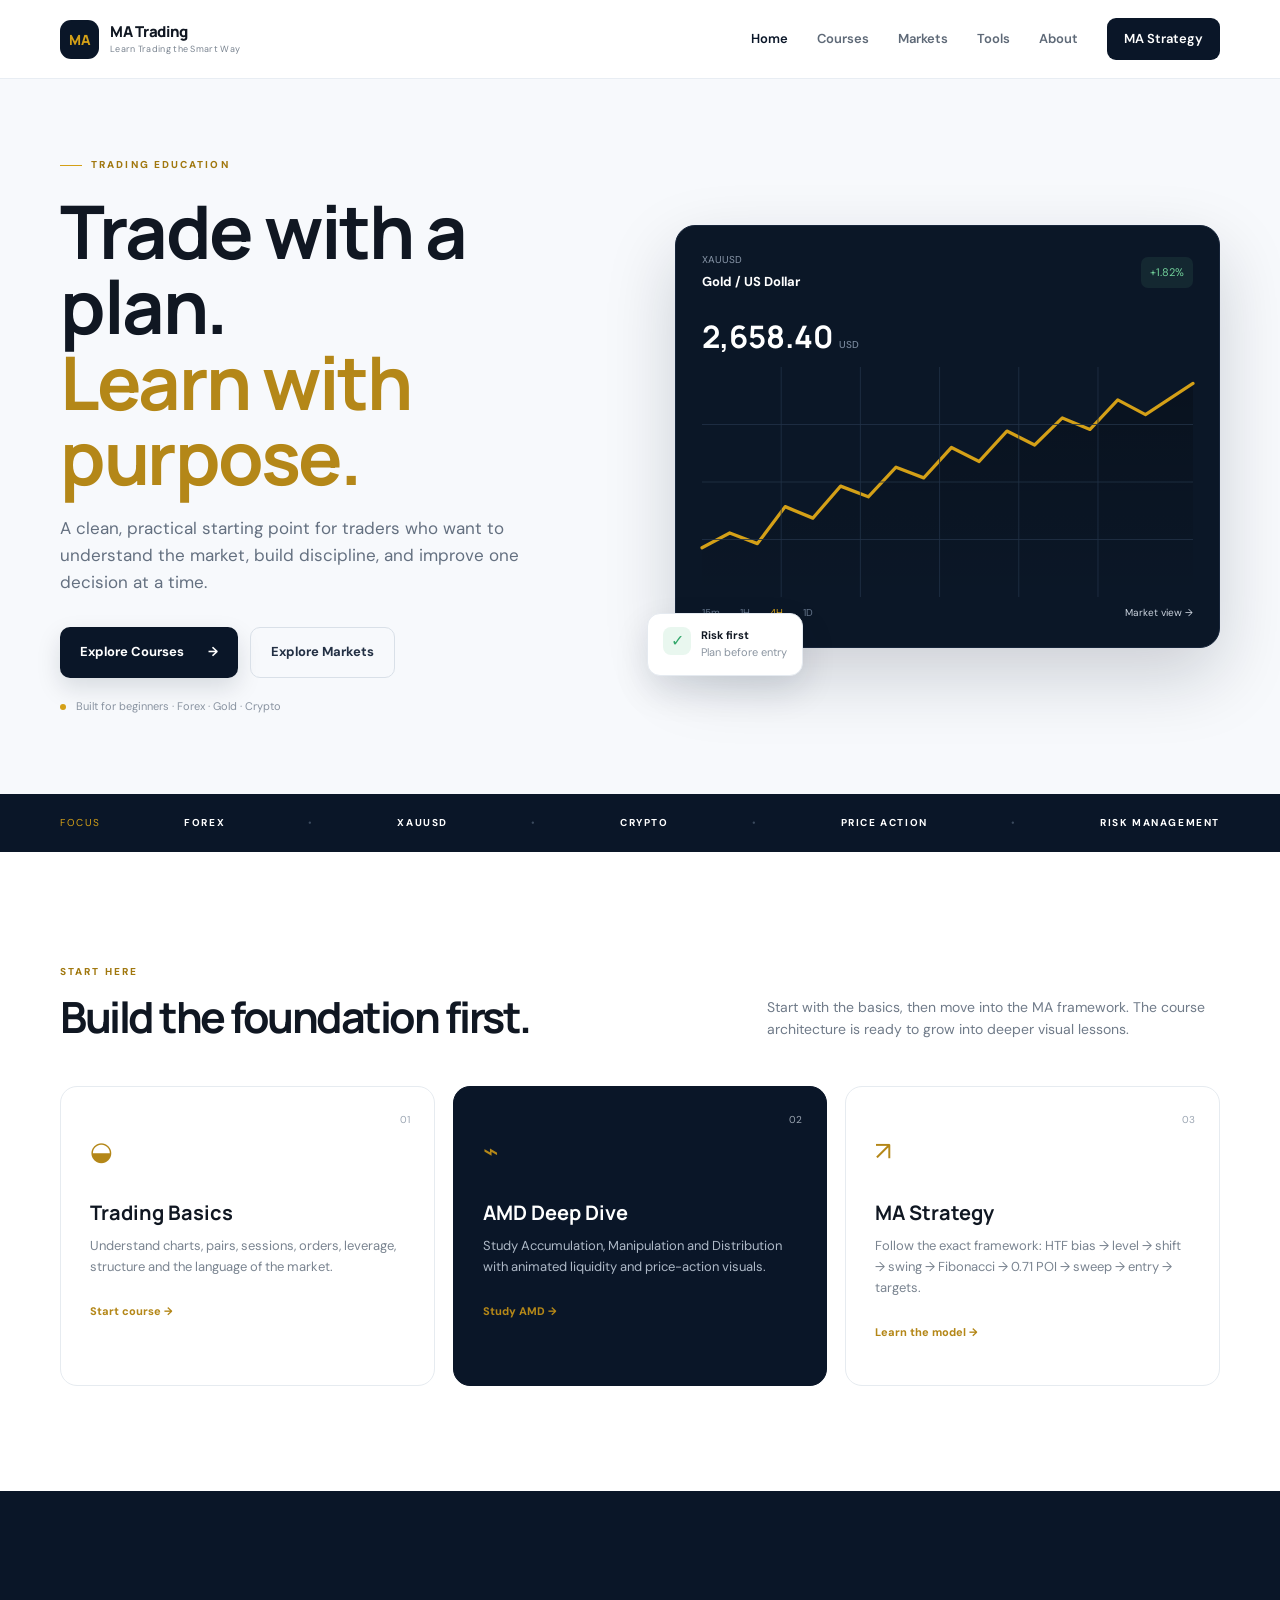
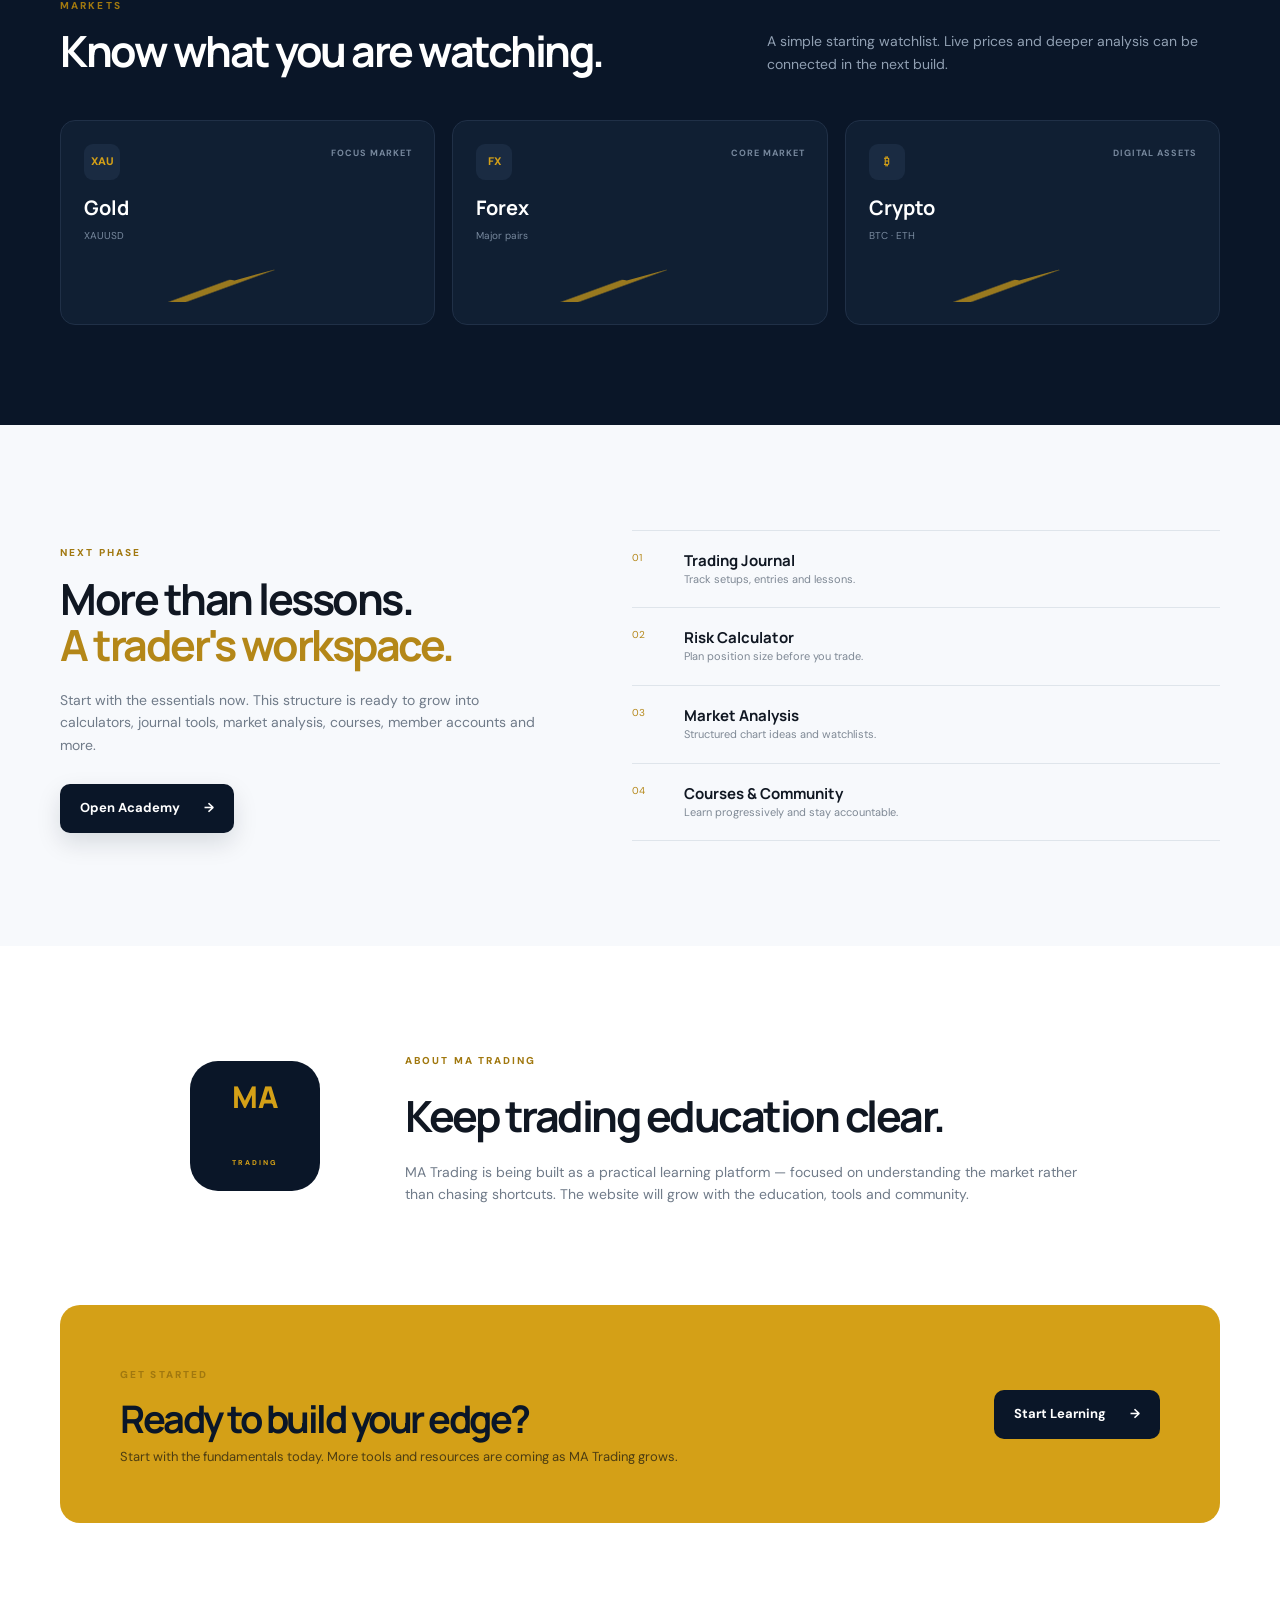
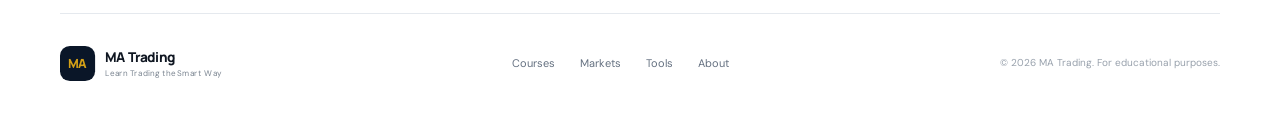
<file: index.html>
<!doctype html>
<html lang="en">
<head>
  <meta charset="UTF-8" />
  <meta name="viewport" content="width=device-width, initial-scale=1.0" />
  <meta name="description" content="MA Trading — learn trading with a clear, practical and disciplined approach." />
  <meta name="theme-color" content="#07111f" />
  <title>MA Trading — Learn Trading the Smart Way</title>
  <link rel="preconnect" href="https://fonts.googleapis.com"><link rel="preconnect" href="https://fonts.gstatic.com" crossorigin>
  <link href="https://fonts.googleapis.com/css2?family=DM+Sans:wght@400;500;600;700&family=Manrope:wght@600;700;800&display=swap" rel="stylesheet">
  <link rel="stylesheet" href="style.css" />
</head>
<body>
  <header class="site-header" id="top"><div class="container nav-wrap"><a class="brand" href="#top" aria-label="MA Trading home"><span class="brand-mark">MA</span><span><strong>MA Trading</strong><small>Learn Trading the Smart Way</small></span></a><button class="menu-btn" id="menuBtn" aria-label="Open navigation" aria-expanded="false"><span></span><span></span></button><nav class="nav" id="nav"><a class="active" href="#top">Home</a><a href="courses.html">Courses</a><a href="#markets">Markets</a><a href="#tools">Tools</a><a href="#about">About</a><a class="nav-cta" href="courses.html#strategy">MA Strategy</a></nav></div></header>
  <main>
    <section class="hero"><div class="hero-grid container"><div class="hero-copy"><div class="eyebrow"><span></span> TRADING EDUCATION</div><h1>Trade with a plan.<br><em>Learn with purpose.</em></h1><p class="hero-text">A clean, practical starting point for traders who want to understand the market, build discipline, and improve one decision at a time.</p><div class="hero-actions"><a class="btn btn-primary" href="courses.html">Explore Courses <span>→</span></a><a class="btn btn-ghost" href="#markets">Explore Markets</a></div><div class="hero-note"><span class="dot"></span> Built for beginners · Forex · Gold · Crypto</div></div><div class="hero-visual" aria-label="Trading dashboard preview"><div class="chart-card"><div class="chart-top"><div><small>XAUUSD</small><strong>Gold / US Dollar</strong></div><span class="gain">+1.82%</span></div><div class="price">2,658.40 <span>USD</span></div><svg class="chart" viewBox="0 0 620 280" preserveAspectRatio="none" role="img" aria-label="Illustrative market chart"><defs><linearGradient id="area" x1="0" x2="0" y1="0" y2="1"><stop offset="0" stop-opacity=".22"/><stop offset="1" stop-opacity="0"/></linearGradient></defs><path class="area" d="M0 220 L35 202 L70 215 L105 170 L140 184 L175 145 L210 158 L245 122 L280 135 L315 98 L350 115 L385 78 L420 95 L455 62 L490 76 L525 40 L560 58 L620 20 L620 280 L0 280 Z"/><path class="line" d="M0 220 L35 202 L70 215 L105 170 L140 184 L175 145 L210 158 L245 122 L280 135 L315 98 L350 115 L385 78 L420 95 L455 62 L490 76 L525 40 L560 58 L620 20"/><g class="grid"><path d="M0 70H620M0 140H620M0 210H620"/><path d="M100 0V280M200 0V280M300 0V280M400 0V280M500 0V280"/></g></svg><div class="chart-footer"><span>15m</span><span>1H</span><span class="selected">4H</span><span>1D</span><span class="push">Market view →</span></div></div><div class="floating-card"><span class="mini-icon">✓</span><div><b>Risk first</b><small>Plan before entry</small></div></div></div></div></section>
    <section class="ticker"><div class="ticker-inner"><span>FOCUS</span><b>FOREX</b><i>•</i><b>XAUUSD</b><i>•</i><b>CRYPTO</b><i>•</i><b>PRICE ACTION</b><i>•</i><b>RISK MANAGEMENT</b></div></section>
    <section class="section" id="learn"><div class="container"><div class="section-heading"><div><span class="kicker">START HERE</span><h2>Build the foundation first.</h2></div><p>Start with the basics, then move into the MA framework. The course architecture is ready to grow into deeper visual lessons.</p></div><div class="feature-grid"><article class="feature"><span class="number">01</span><div class="icon">◒</div><h3>Trading Basics</h3><p>Understand charts, pairs, sessions, orders, leverage, structure and the language of the market.</p><a href="courses.html#basic">Start course <span>→</span></a></article><article class="feature featured"><span class="number">02</span><div class="icon">⌁</div><h3>AMD Deep Dive</h3><p>Study Accumulation, Manipulation and Distribution with animated liquidity and price-action visuals.</p><a href="courses.html#amd">Study AMD <span>→</span></a></article><article class="feature"><span class="number">03</span><div class="icon">↗</div><h3>MA Strategy</h3><p>Follow the exact framework: HTF bias → level → shift → swing → Fibonacci → 0.71 POI → sweep → entry → targets.</p><a href="courses.html#strategy">Learn the model <span>→</span></a></article></div></div></section>
    <section class="market-section" id="markets"><div class="container"><div class="section-heading light"><div><span class="kicker">MARKETS</span><h2>Know what you are watching.</h2></div><p>A simple starting watchlist. Live prices and deeper analysis can be connected in the next build.</p></div><div class="market-grid"><div class="market-card"><div><span class="market-symbol">XAU</span><h3>Gold</h3><small>XAUUSD</small></div><strong>Focus market</strong><div class="spark gold"></div></div><div class="market-card"><div><span class="market-symbol">FX</span><h3>Forex</h3><small>Major pairs</small></div><strong>Core market</strong><div class="spark forex"></div></div><div class="market-card"><div><span class="market-symbol">₿</span><h3>Crypto</h3><small>BTC · ETH</small></div><strong>Digital assets</strong><div class="spark crypto"></div></div></div></div></section>
    <section class="section tools" id="tools"><div class="container tools-wrap"><div><span class="kicker">NEXT PHASE</span><h2>More than lessons.<br><em>A trader's workspace.</em></h2><p>Start with the essentials now. This structure is ready to grow into calculators, journal tools, market analysis, courses, member accounts and more.</p><a class="btn btn-primary" href="courses.html">Open Academy <span>→</span></a></div><div class="tool-list"><div><span>01</span><b>Trading Journal</b><small>Track setups, entries and lessons.</small></div><div><span>02</span><b>Risk Calculator</b><small>Plan position size before you trade.</small></div><div><span>03</span><b>Market Analysis</b><small>Structured chart ideas and watchlists.</small></div><div><span>04</span><b>Courses & Community</b><small>Learn progressively and stay accountable.</small></div></div></div></section>
    <section class="about-section" id="about"><div class="container about-wrap"><div class="about-badge">MA<br><small>TRADING</small></div><div><span class="kicker">ABOUT MA TRADING</span><h2>Keep trading education clear.</h2><p>MA Trading is being built as a practical learning platform — focused on understanding the market rather than chasing shortcuts. The website will grow with the education, tools and community.</p></div></div></section>
    <section class="contact" id="contact"><div class="container contact-box"><div><span class="kicker">GET STARTED</span><h2>Ready to build your edge?</h2><p>Start with the fundamentals today. More tools and resources are coming as MA Trading grows.</p></div><a class="btn btn-light" href="courses.html">Start Learning <span>→</span></a></div></section>
  </main>
  <footer><div class="container footer-wrap"><div class="brand footer-brand"><span class="brand-mark">MA</span><span><strong>MA Trading</strong><small>Learn Trading the Smart Way</small></span></div><div class="footer-links"><a href="courses.html">Courses</a><a href="#markets">Markets</a><a href="#tools">Tools</a><a href="#about">About</a></div><small>© <span id="year"></span> MA Trading. For educational purposes.</small></div></footer>
  <script src="script.js"></script>
</body></html>
</file>
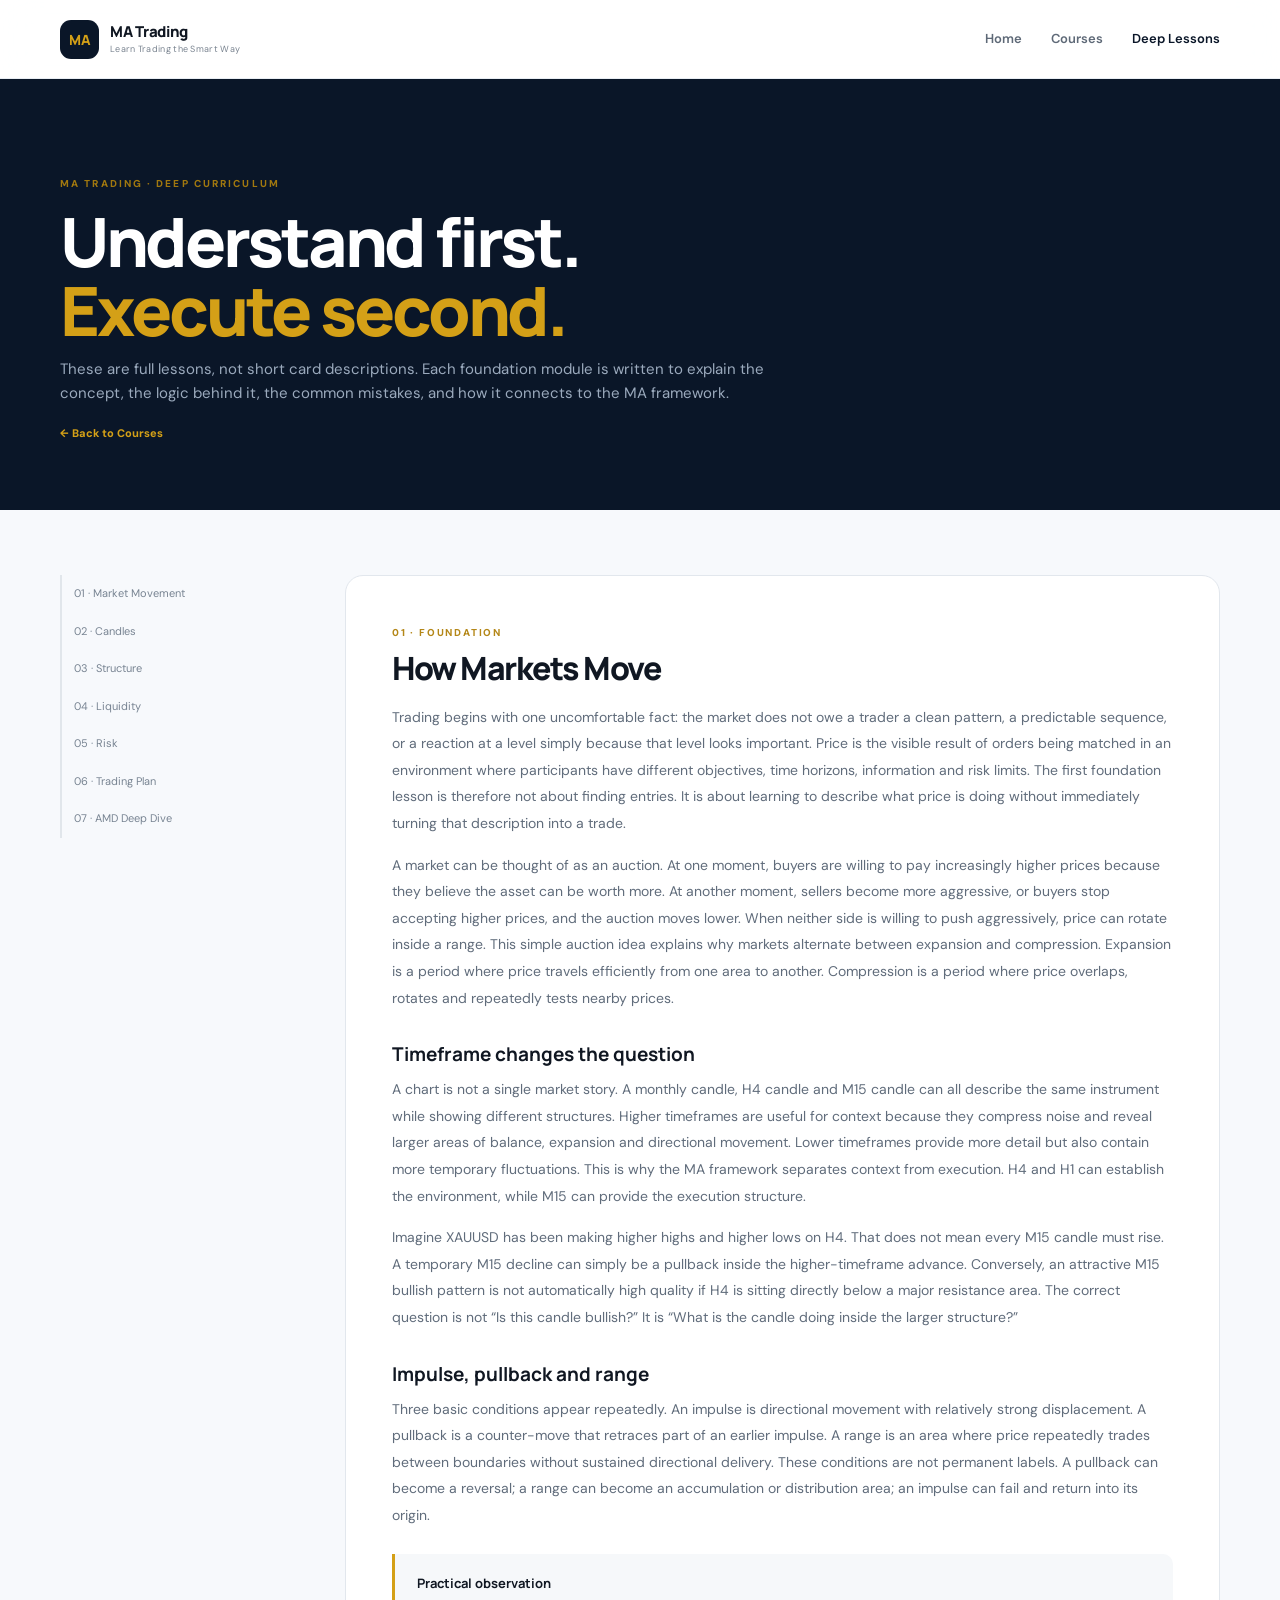
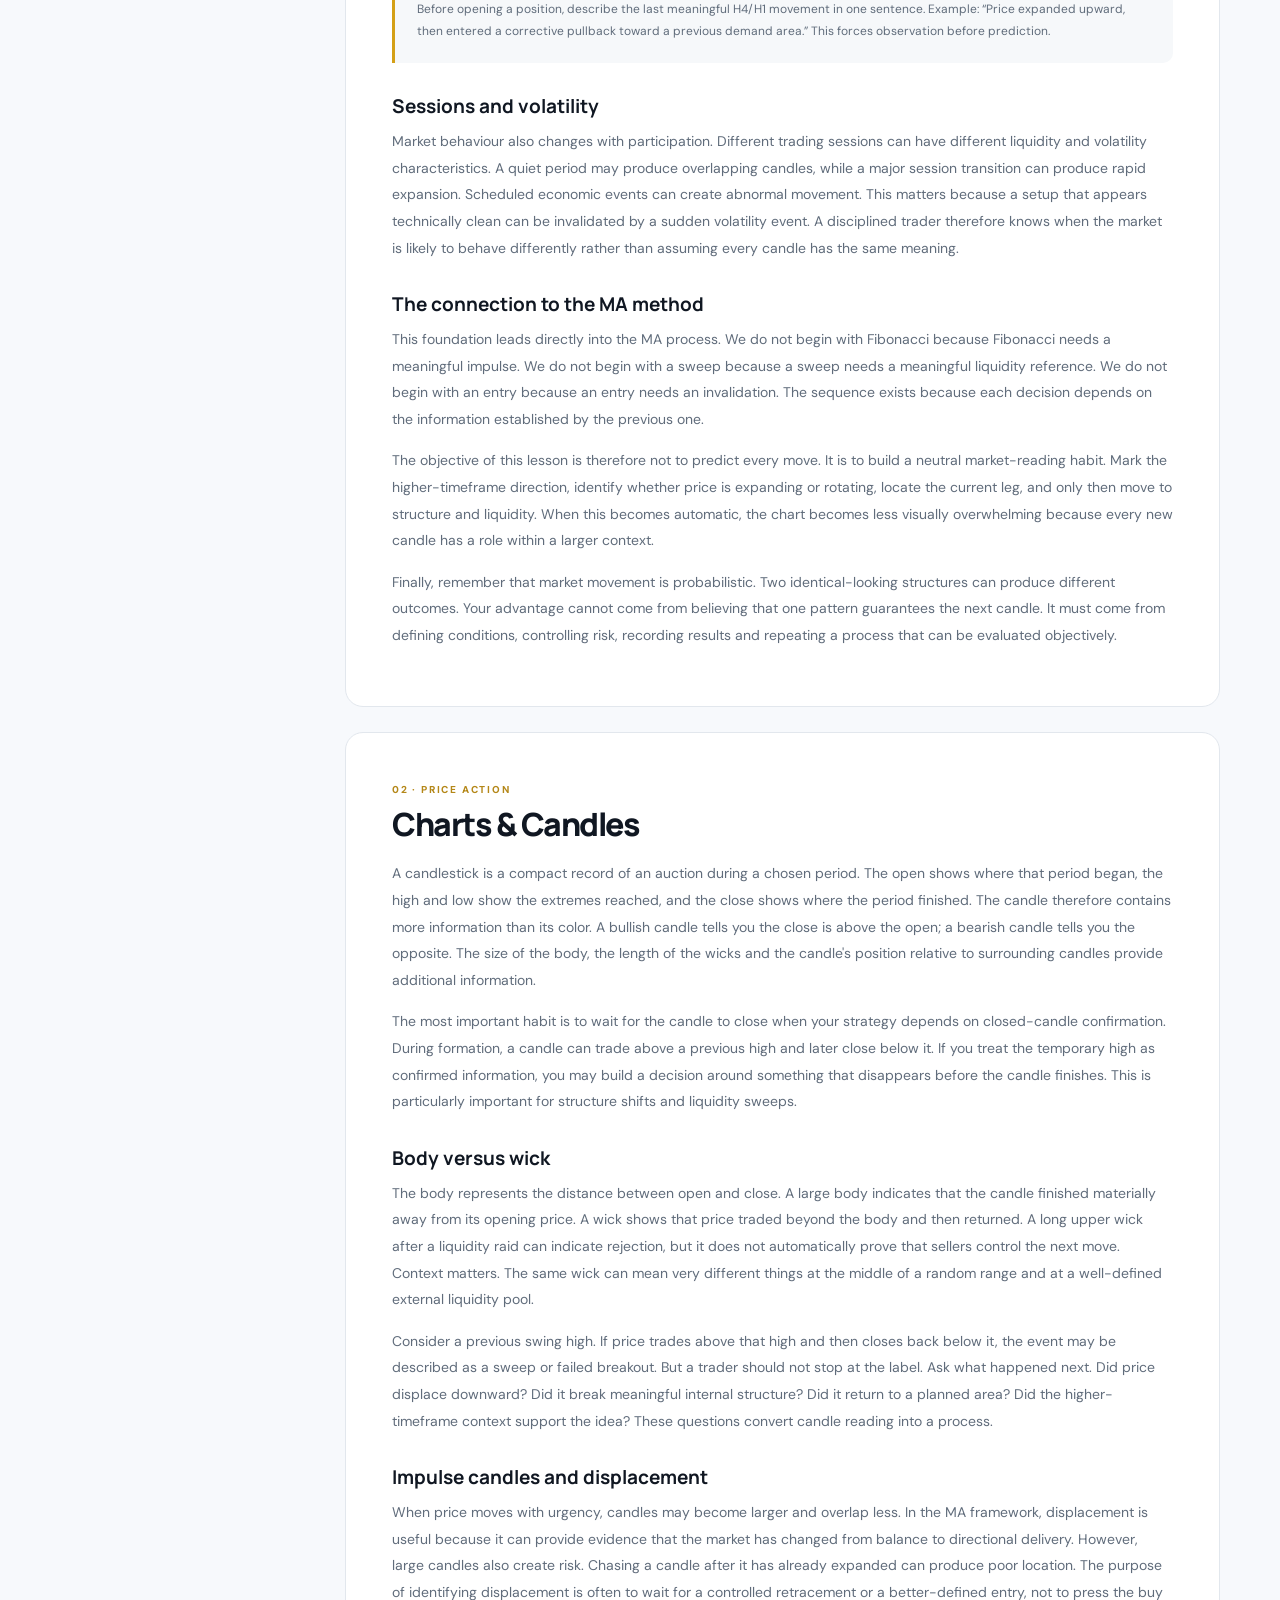
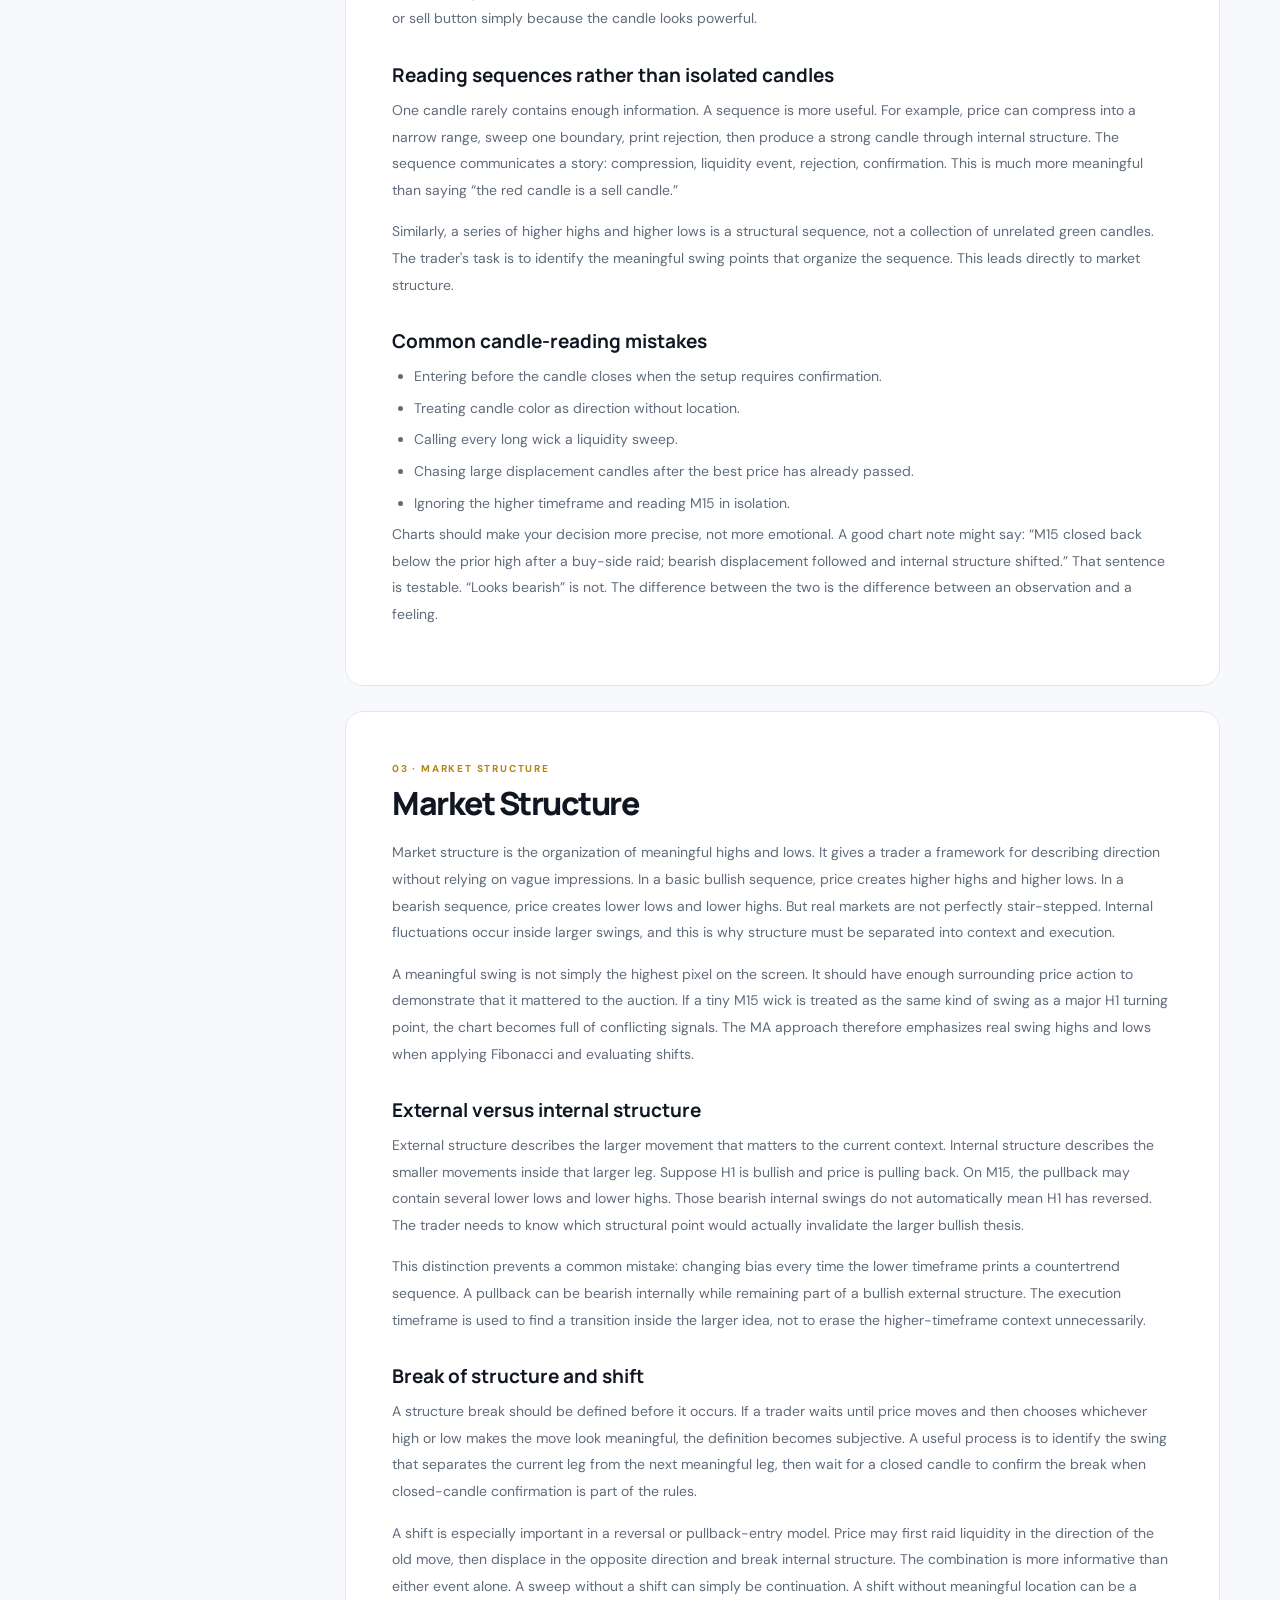
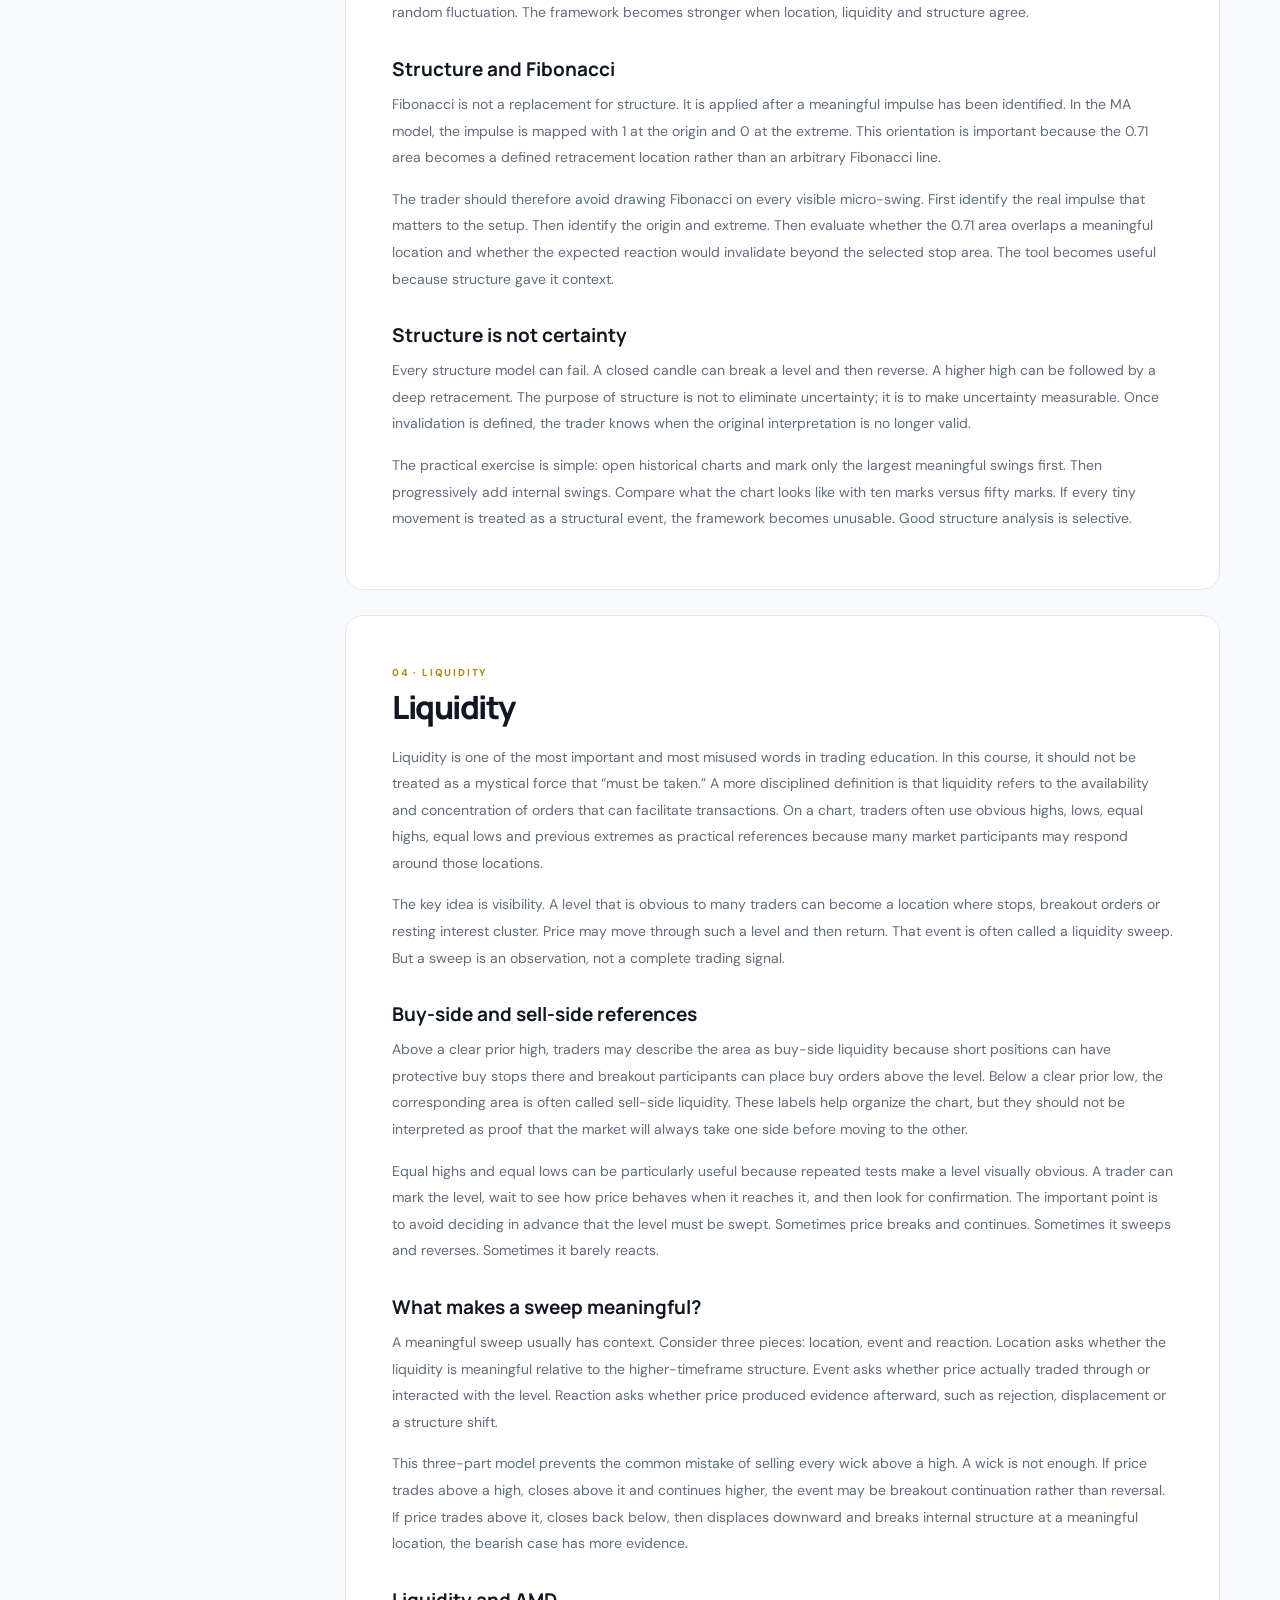
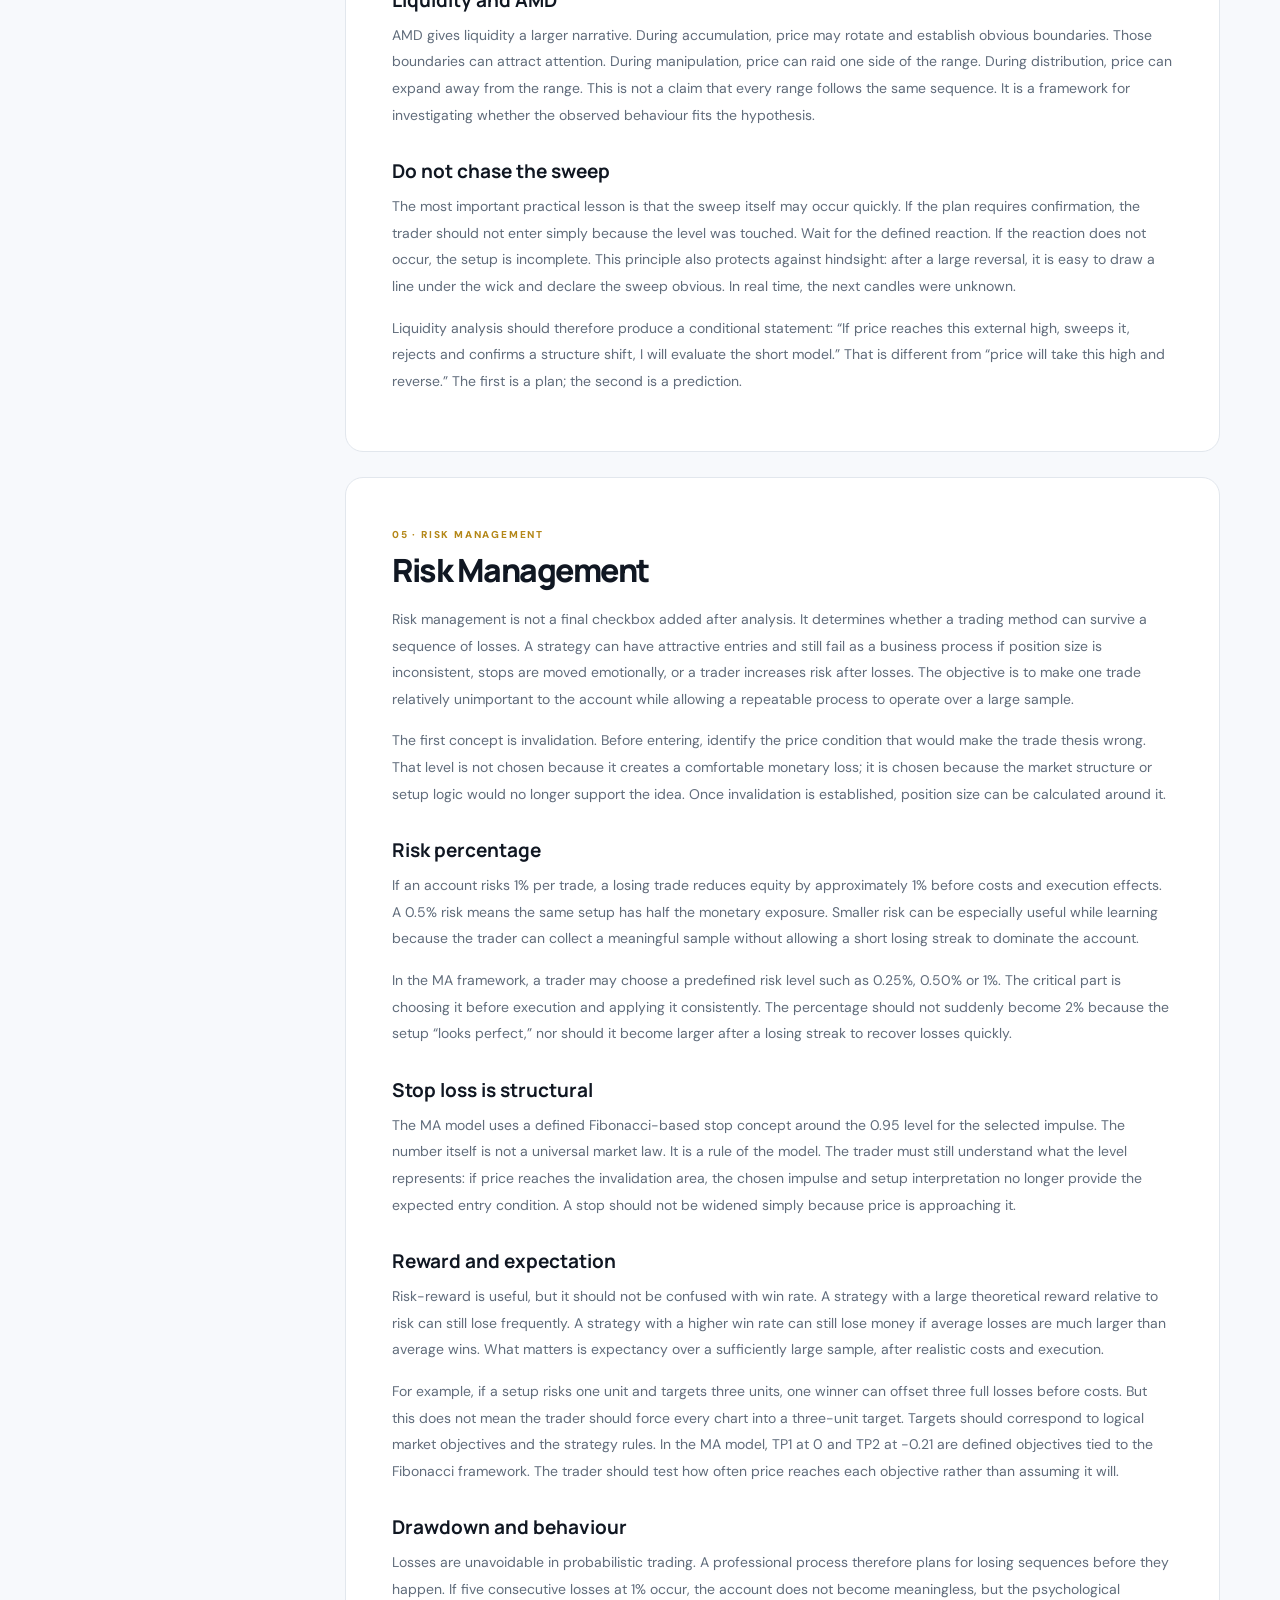
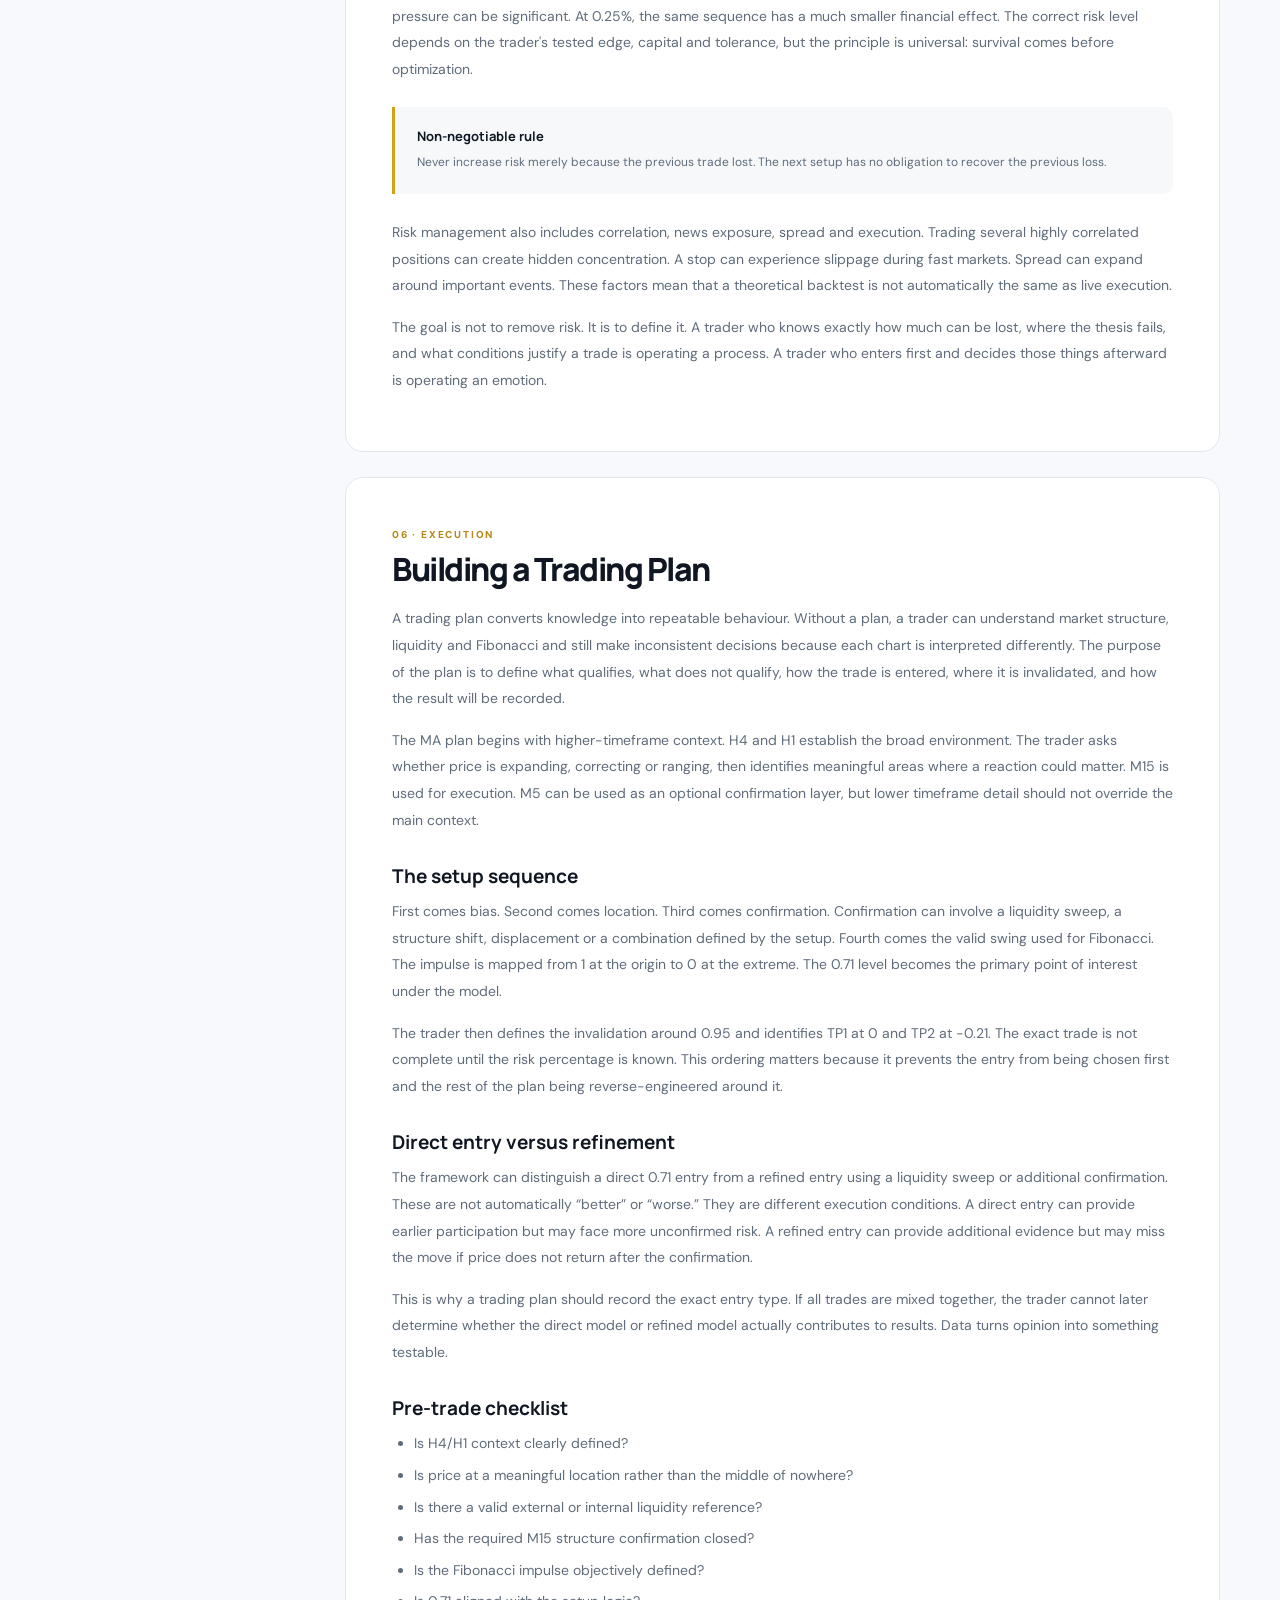
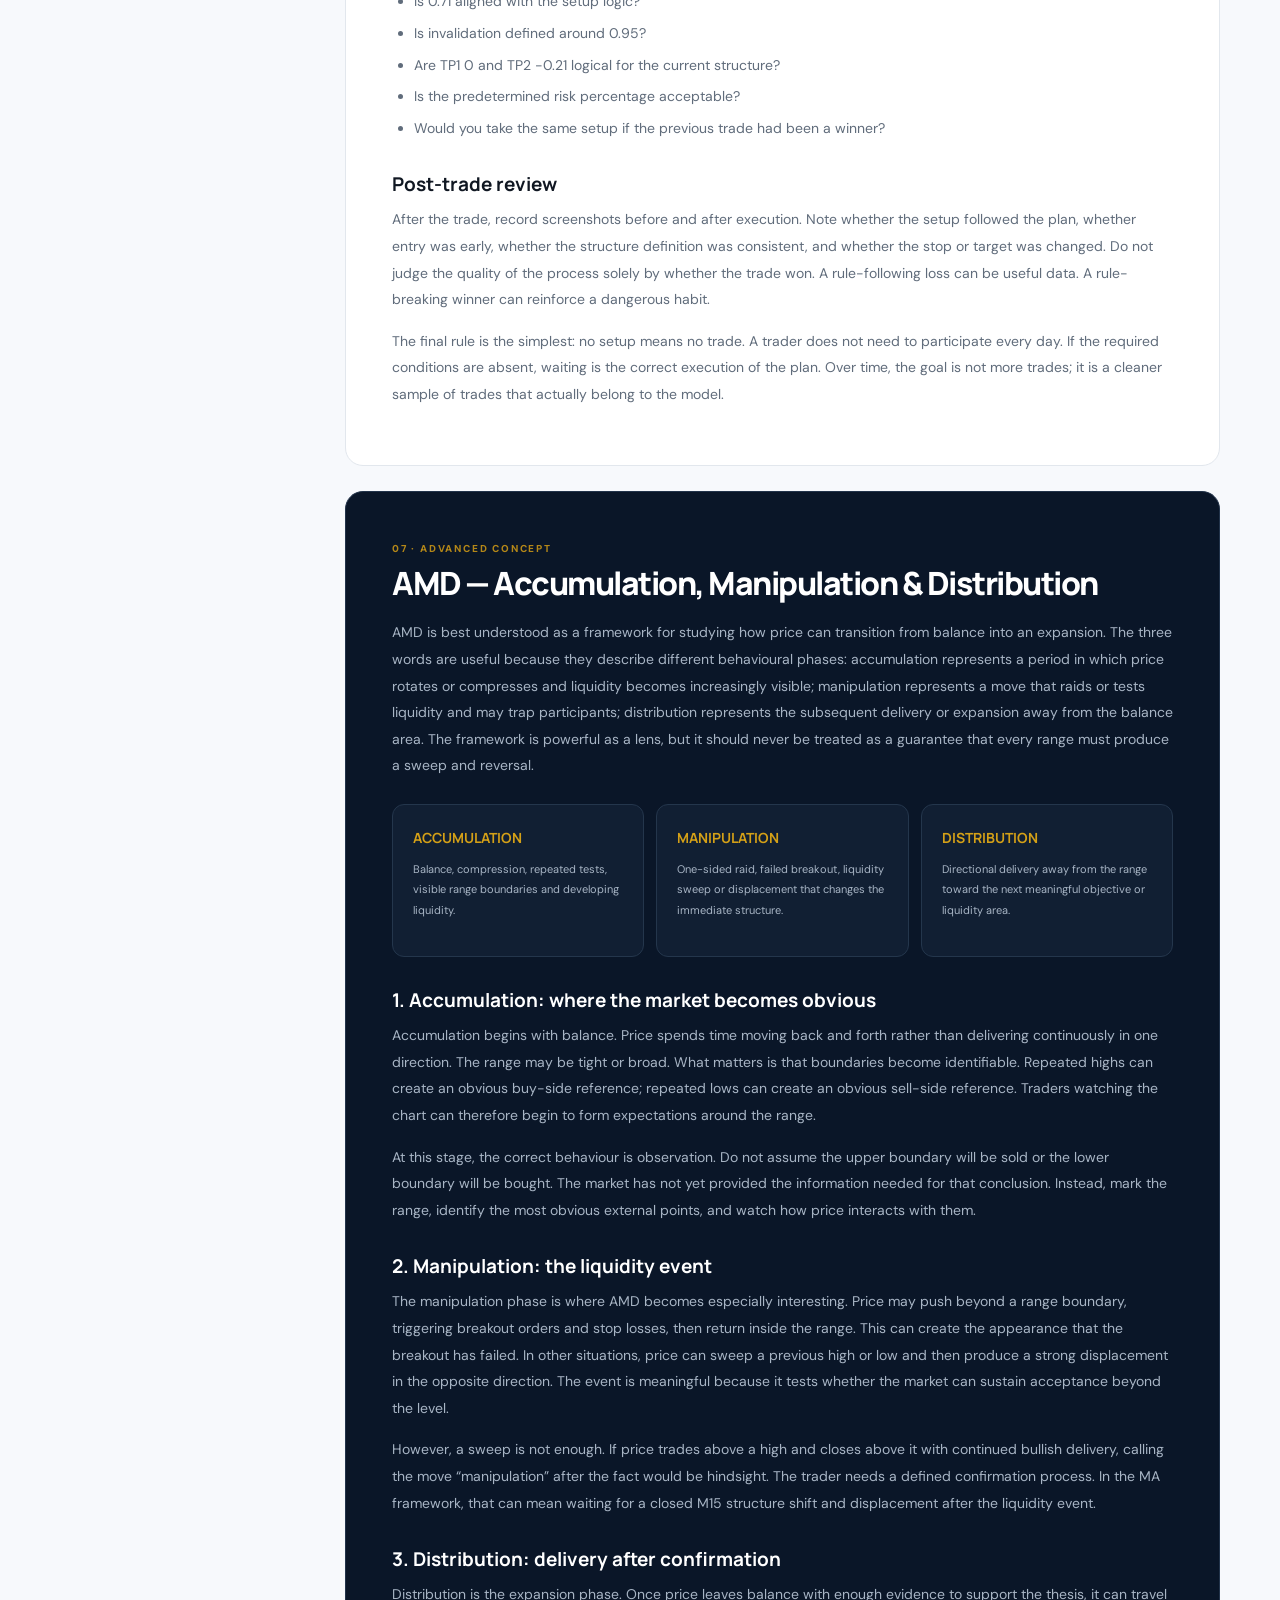
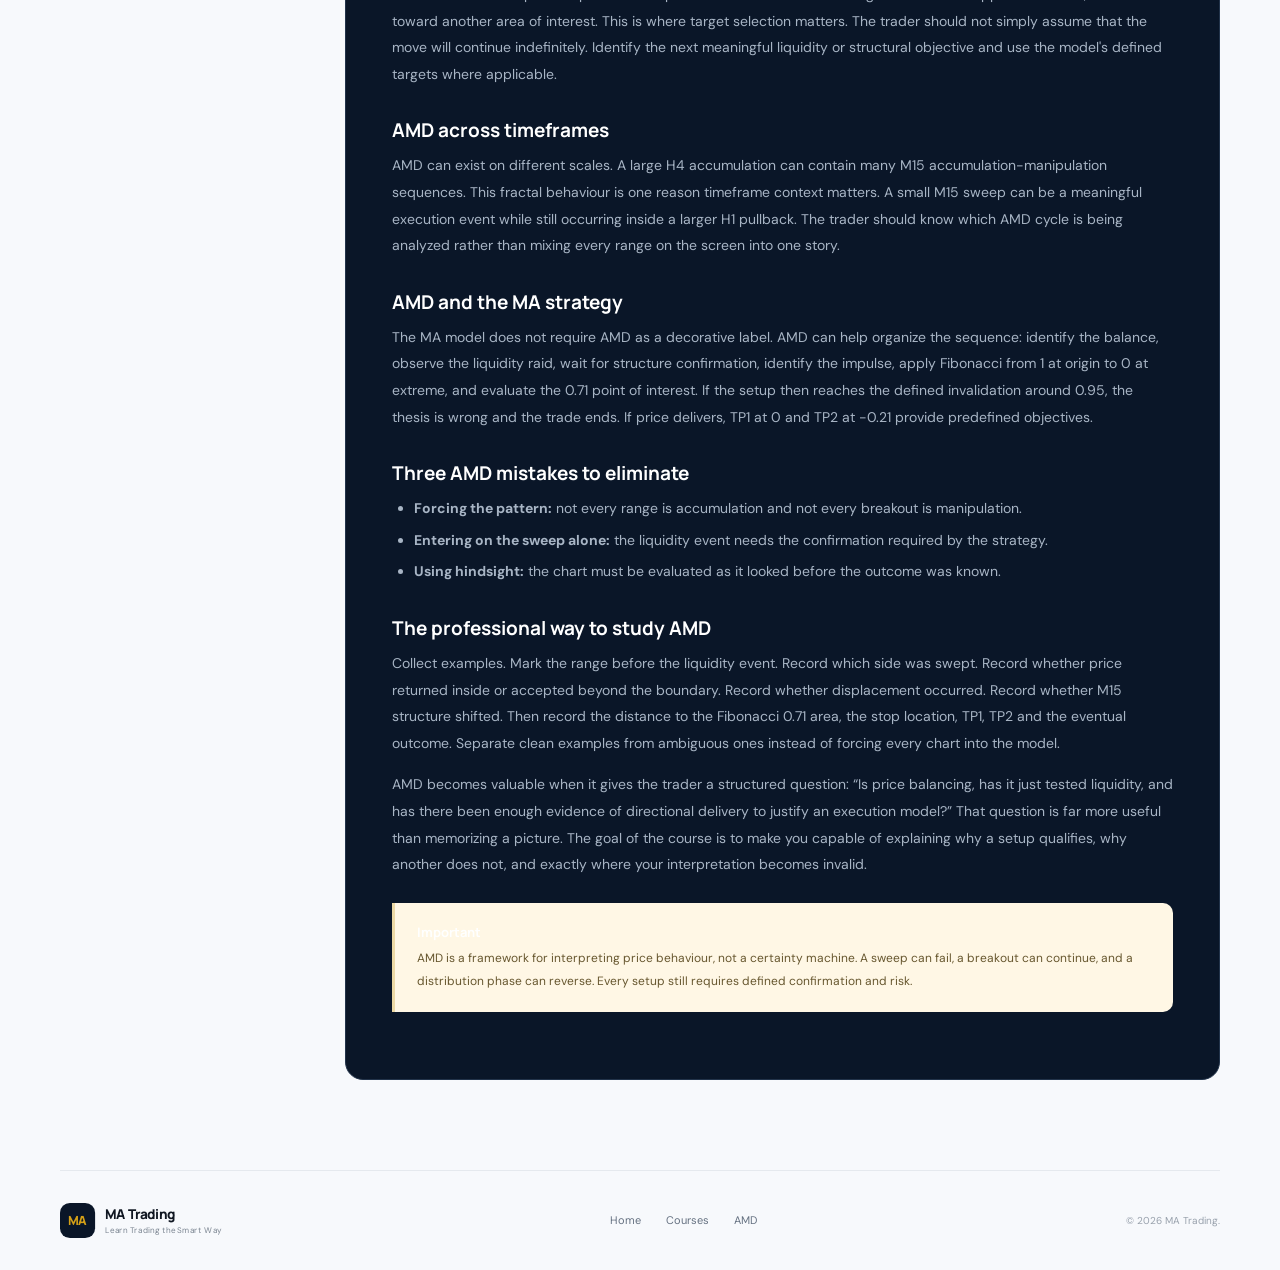
<file: course-lessons.html>
<!doctype html><html lang="en"><head><meta charset="UTF-8"><meta name="viewport" content="width=device-width,initial-scale=1.0"><meta name="description" content="Deep MA Trading lessons: market movement, candles, structure, liquidity, risk, trading plan and AMD."><title>Deep Lessons — MA Trading</title><link rel="preconnect" href="https://fonts.googleapis.com"><link rel="preconnect" href="https://fonts.gstatic.com" crossorigin><link href="https://fonts.googleapis.com/css2?family=DM+Sans:wght@400;500;600;700&family=Manrope:wght@600;700;800&display=swap" rel="stylesheet"><link rel="stylesheet" href="style.css"><style>
.lesson-page{background:#f7f9fc}.lesson-hero{padding:90px 0 65px;background:#0a1628;color:#fff}.lesson-hero h1{font:800 clamp(42px,6vw,68px)/1.02 Manrope;letter-spacing:-3px;margin:12px 0}.lesson-hero h1 em{font-style:normal;color:#d4a017}.lesson-hero p{max-width:760px;color:#9baabd;font-size:15px}.lesson-layout{display:grid;grid-template-columns:230px 1fr;gap:55px;padding:65px 0}.lesson-side{position:sticky;top:105px;height:max-content}.lesson-side a{display:block;padding:10px 12px;border-left:2px solid #e1e6eb;font-size:11px;color:#788492}.lesson-side a:hover{color:#0a1628;border-color:#d4a017}.lesson-content section{background:#fff;border:1px solid #e2e7ed;border-radius:18px;padding:42px 46px;margin-bottom:25px}.lesson-content h2{font:800 32px/1.1 Manrope;letter-spacing:-1.5px;margin:7px 0 18px}.lesson-content h3{font:700 19px Manrope;margin:30px 0 9px}.lesson-content p{font-size:14px;line-height:1.9;color:#606c7b;margin:0 0 15px}.lesson-content ul{padding-left:22px;color:#606c7b;font-size:14px;line-height:1.9}.lesson-content li{margin:5px 0}.concept{margin:25px 0;padding:20px 22px;background:#f6f8fa;border-left:3px solid #d4a017;border-radius:0 10px 10px 0}.concept b{display:block;font:700 13px Manrope;margin-bottom:6px}.concept p{margin:0;font-size:12px}.lesson-number{color:#b48718;font-size:10px;font-weight:800;letter-spacing:1.8px}.amd-deep{background:#0a1628!important;color:#fff;border-color:#22334a!important}.amd-deep p,.amd-deep li{color:#a8b5c5}.amd-deep h2,.amd-deep h3{color:#fff}.amd-map{display:grid;grid-template-columns:repeat(3,1fr);gap:12px;margin:25px 0}.amd-map div{background:#111f33;border:1px solid #24364c;padding:20px;border-radius:12px}.amd-map b{color:#d4a017;font:700 14px Manrope}.amd-map p{font-size:11px;margin-top:8px}.warning{background:#fff7e5;border-color:#ecd9a5!important}.warning p{color:#67572f}.back{display:inline-flex;margin-top:20px;color:#d4a017;font-size:11px;font-weight:800}@media(max-width:800px){.lesson-layout{grid-template-columns:1fr}.lesson-side{position:static;display:flex;overflow:auto;gap:5px}.lesson-side a{white-space:nowrap;border-left:0;border-bottom:2px solid #e1e6eb}.lesson-content section{padding:30px 22px}.amd-map{grid-template-columns:1fr}}
</style></head><body class="lesson-page"><header class="site-header"><div class="container nav-wrap"><a class="brand" href="index.html"><span class="brand-mark">MA</span><span><strong>MA Trading</strong><small>Learn Trading the Smart Way</small></span></a><nav class="nav"><a href="index.html">Home</a><a href="courses.html">Courses</a><a class="active" href="course-lessons.html">Deep Lessons</a></nav></div></header><main><section class="lesson-hero"><div class="container"><span class="kicker">MA TRADING · DEEP CURRICULUM</span><h1>Understand first.<br><em>Execute second.</em></h1><p>These are full lessons, not short card descriptions. Each foundation module is written to explain the concept, the logic behind it, the common mistakes, and how it connects to the MA framework.</p><a class="back" href="courses.html">← Back to Courses</a></div></section><div class="container lesson-layout"><aside class="lesson-side"><a href="#movement">01 · Market Movement</a><a href="#candles">02 · Candles</a><a href="#structure">03 · Structure</a><a href="#liquidity">04 · Liquidity</a><a href="#risk">05 · Risk</a><a href="#plan">06 · Trading Plan</a><a href="#amd">07 · AMD Deep Dive</a></aside><div class="lesson-content">
<section id="movement"><span class="lesson-number">01 · FOUNDATION</span><h2>How Markets Move</h2><p>Trading begins with one uncomfortable fact: the market does not owe a trader a clean pattern, a predictable sequence, or a reaction at a level simply because that level looks important. Price is the visible result of orders being matched in an environment where participants have different objectives, time horizons, information and risk limits. The first foundation lesson is therefore not about finding entries. It is about learning to describe what price is doing without immediately turning that description into a trade.</p><p>A market can be thought of as an auction. At one moment, buyers are willing to pay increasingly higher prices because they believe the asset can be worth more. At another moment, sellers become more aggressive, or buyers stop accepting higher prices, and the auction moves lower. When neither side is willing to push aggressively, price can rotate inside a range. This simple auction idea explains why markets alternate between expansion and compression. Expansion is a period where price travels efficiently from one area to another. Compression is a period where price overlaps, rotates and repeatedly tests nearby prices.</p><h3>Timeframe changes the question</h3><p>A chart is not a single market story. A monthly candle, H4 candle and M15 candle can all describe the same instrument while showing different structures. Higher timeframes are useful for context because they compress noise and reveal larger areas of balance, expansion and directional movement. Lower timeframes provide more detail but also contain more temporary fluctuations. This is why the MA framework separates context from execution. H4 and H1 can establish the environment, while M15 can provide the execution structure.</p><p>Imagine XAUUSD has been making higher highs and higher lows on H4. That does not mean every M15 candle must rise. A temporary M15 decline can simply be a pullback inside the higher-timeframe advance. Conversely, an attractive M15 bullish pattern is not automatically high quality if H4 is sitting directly below a major resistance area. The correct question is not “Is this candle bullish?” It is “What is the candle doing inside the larger structure?”</p><h3>Impulse, pullback and range</h3><p>Three basic conditions appear repeatedly. An impulse is directional movement with relatively strong displacement. A pullback is a counter-move that retraces part of an earlier impulse. A range is an area where price repeatedly trades between boundaries without sustained directional delivery. These conditions are not permanent labels. A pullback can become a reversal; a range can become an accumulation or distribution area; an impulse can fail and return into its origin.</p><div class="concept"><b>Practical observation</b><p>Before opening a position, describe the last meaningful H4/H1 movement in one sentence. Example: “Price expanded upward, then entered a corrective pullback toward a previous demand area.” This forces observation before prediction.</p></div><h3>Sessions and volatility</h3><p>Market behaviour also changes with participation. Different trading sessions can have different liquidity and volatility characteristics. A quiet period may produce overlapping candles, while a major session transition can produce rapid expansion. Scheduled economic events can create abnormal movement. This matters because a setup that appears technically clean can be invalidated by a sudden volatility event. A disciplined trader therefore knows when the market is likely to behave differently rather than assuming every candle has the same meaning.</p><h3>The connection to the MA method</h3><p>This foundation leads directly into the MA process. We do not begin with Fibonacci because Fibonacci needs a meaningful impulse. We do not begin with a sweep because a sweep needs a meaningful liquidity reference. We do not begin with an entry because an entry needs an invalidation. The sequence exists because each decision depends on the information established by the previous one.</p><p>The objective of this lesson is therefore not to predict every move. It is to build a neutral market-reading habit. Mark the higher-timeframe direction, identify whether price is expanding or rotating, locate the current leg, and only then move to structure and liquidity. When this becomes automatic, the chart becomes less visually overwhelming because every new candle has a role within a larger context.</p><p>Finally, remember that market movement is probabilistic. Two identical-looking structures can produce different outcomes. Your advantage cannot come from believing that one pattern guarantees the next candle. It must come from defining conditions, controlling risk, recording results and repeating a process that can be evaluated objectively.</p></section>
<section id="candles"><span class="lesson-number">02 · PRICE ACTION</span><h2>Charts & Candles</h2><p>A candlestick is a compact record of an auction during a chosen period. The open shows where that period began, the high and low show the extremes reached, and the close shows where the period finished. The candle therefore contains more information than its color. A bullish candle tells you the close is above the open; a bearish candle tells you the opposite. The size of the body, the length of the wicks and the candle's position relative to surrounding candles provide additional information.</p><p>The most important habit is to wait for the candle to close when your strategy depends on closed-candle confirmation. During formation, a candle can trade above a previous high and later close below it. If you treat the temporary high as confirmed information, you may build a decision around something that disappears before the candle finishes. This is particularly important for structure shifts and liquidity sweeps.</p><h3>Body versus wick</h3><p>The body represents the distance between open and close. A large body indicates that the candle finished materially away from its opening price. A wick shows that price traded beyond the body and then returned. A long upper wick after a liquidity raid can indicate rejection, but it does not automatically prove that sellers control the next move. Context matters. The same wick can mean very different things at the middle of a random range and at a well-defined external liquidity pool.</p><p>Consider a previous swing high. If price trades above that high and then closes back below it, the event may be described as a sweep or failed breakout. But a trader should not stop at the label. Ask what happened next. Did price displace downward? Did it break meaningful internal structure? Did it return to a planned area? Did the higher-timeframe context support the idea? These questions convert candle reading into a process.</p><h3>Impulse candles and displacement</h3><p>When price moves with urgency, candles may become larger and overlap less. In the MA framework, displacement is useful because it can provide evidence that the market has changed from balance to directional delivery. However, large candles also create risk. Chasing a candle after it has already expanded can produce poor location. The purpose of identifying displacement is often to wait for a controlled retracement or a better-defined entry, not to press the buy or sell button simply because the candle looks powerful.</p><h3>Reading sequences rather than isolated candles</h3><p>One candle rarely contains enough information. A sequence is more useful. For example, price can compress into a narrow range, sweep one boundary, print rejection, then produce a strong candle through internal structure. The sequence communicates a story: compression, liquidity event, rejection, confirmation. This is much more meaningful than saying “the red candle is a sell candle.”</p><p>Similarly, a series of higher highs and higher lows is a structural sequence, not a collection of unrelated green candles. The trader's task is to identify the meaningful swing points that organize the sequence. This leads directly to market structure.</p><h3>Common candle-reading mistakes</h3><ul><li>Entering before the candle closes when the setup requires confirmation.</li><li>Treating candle color as direction without location.</li><li>Calling every long wick a liquidity sweep.</li><li>Chasing large displacement candles after the best price has already passed.</li><li>Ignoring the higher timeframe and reading M15 in isolation.</li></ul><p>Charts should make your decision more precise, not more emotional. A good chart note might say: “M15 closed back below the prior high after a buy-side raid; bearish displacement followed and internal structure shifted.” That sentence is testable. “Looks bearish” is not. The difference between the two is the difference between an observation and a feeling.</p></section>
<section id="structure"><span class="lesson-number">03 · MARKET STRUCTURE</span><h2>Market Structure</h2><p>Market structure is the organization of meaningful highs and lows. It gives a trader a framework for describing direction without relying on vague impressions. In a basic bullish sequence, price creates higher highs and higher lows. In a bearish sequence, price creates lower lows and lower highs. But real markets are not perfectly stair-stepped. Internal fluctuations occur inside larger swings, and this is why structure must be separated into context and execution.</p><p>A meaningful swing is not simply the highest pixel on the screen. It should have enough surrounding price action to demonstrate that it mattered to the auction. If a tiny M15 wick is treated as the same kind of swing as a major H1 turning point, the chart becomes full of conflicting signals. The MA approach therefore emphasizes real swing highs and lows when applying Fibonacci and evaluating shifts.</p><h3>External versus internal structure</h3><p>External structure describes the larger movement that matters to the current context. Internal structure describes the smaller movements inside that larger leg. Suppose H1 is bullish and price is pulling back. On M15, the pullback may contain several lower lows and lower highs. Those bearish internal swings do not automatically mean H1 has reversed. The trader needs to know which structural point would actually invalidate the larger bullish thesis.</p><p>This distinction prevents a common mistake: changing bias every time the lower timeframe prints a countertrend sequence. A pullback can be bearish internally while remaining part of a bullish external structure. The execution timeframe is used to find a transition inside the larger idea, not to erase the higher-timeframe context unnecessarily.</p><h3>Break of structure and shift</h3><p>A structure break should be defined before it occurs. If a trader waits until price moves and then chooses whichever high or low makes the move look meaningful, the definition becomes subjective. A useful process is to identify the swing that separates the current leg from the next meaningful leg, then wait for a closed candle to confirm the break when closed-candle confirmation is part of the rules.</p><p>A shift is especially important in a reversal or pullback-entry model. Price may first raid liquidity in the direction of the old move, then displace in the opposite direction and break internal structure. The combination is more informative than either event alone. A sweep without a shift can simply be continuation. A shift without meaningful location can be a random fluctuation. The framework becomes stronger when location, liquidity and structure agree.</p><h3>Structure and Fibonacci</h3><p>Fibonacci is not a replacement for structure. It is applied after a meaningful impulse has been identified. In the MA model, the impulse is mapped with 1 at the origin and 0 at the extreme. This orientation is important because the 0.71 area becomes a defined retracement location rather than an arbitrary Fibonacci line.</p><p>The trader should therefore avoid drawing Fibonacci on every visible micro-swing. First identify the real impulse that matters to the setup. Then identify the origin and extreme. Then evaluate whether the 0.71 area overlaps a meaningful location and whether the expected reaction would invalidate beyond the selected stop area. The tool becomes useful because structure gave it context.</p><h3>Structure is not certainty</h3><p>Every structure model can fail. A closed candle can break a level and then reverse. A higher high can be followed by a deep retracement. The purpose of structure is not to eliminate uncertainty; it is to make uncertainty measurable. Once invalidation is defined, the trader knows when the original interpretation is no longer valid.</p><p>The practical exercise is simple: open historical charts and mark only the largest meaningful swings first. Then progressively add internal swings. Compare what the chart looks like with ten marks versus fifty marks. If every tiny movement is treated as a structural event, the framework becomes unusable. Good structure analysis is selective.</p></section>
<section id="liquidity"><span class="lesson-number">04 · LIQUIDITY</span><h2>Liquidity</h2><p>Liquidity is one of the most important and most misused words in trading education. In this course, it should not be treated as a mystical force that “must be taken.” A more disciplined definition is that liquidity refers to the availability and concentration of orders that can facilitate transactions. On a chart, traders often use obvious highs, lows, equal highs, equal lows and previous extremes as practical references because many market participants may respond around those locations.</p><p>The key idea is visibility. A level that is obvious to many traders can become a location where stops, breakout orders or resting interest cluster. Price may move through such a level and then return. That event is often called a liquidity sweep. But a sweep is an observation, not a complete trading signal.</p><h3>Buy-side and sell-side references</h3><p>Above a clear prior high, traders may describe the area as buy-side liquidity because short positions can have protective buy stops there and breakout participants can place buy orders above the level. Below a clear prior low, the corresponding area is often called sell-side liquidity. These labels help organize the chart, but they should not be interpreted as proof that the market will always take one side before moving to the other.</p><p>Equal highs and equal lows can be particularly useful because repeated tests make a level visually obvious. A trader can mark the level, wait to see how price behaves when it reaches it, and then look for confirmation. The important point is to avoid deciding in advance that the level must be swept. Sometimes price breaks and continues. Sometimes it sweeps and reverses. Sometimes it barely reacts.</p><h3>What makes a sweep meaningful?</h3><p>A meaningful sweep usually has context. Consider three pieces: location, event and reaction. Location asks whether the liquidity is meaningful relative to the higher-timeframe structure. Event asks whether price actually traded through or interacted with the level. Reaction asks whether price produced evidence afterward, such as rejection, displacement or a structure shift.</p><p>This three-part model prevents the common mistake of selling every wick above a high. A wick is not enough. If price trades above a high, closes above it and continues higher, the event may be breakout continuation rather than reversal. If price trades above it, closes back below, then displaces downward and breaks internal structure at a meaningful location, the bearish case has more evidence.</p><h3>Liquidity and AMD</h3><p>AMD gives liquidity a larger narrative. During accumulation, price may rotate and establish obvious boundaries. Those boundaries can attract attention. During manipulation, price can raid one side of the range. During distribution, price can expand away from the range. This is not a claim that every range follows the same sequence. It is a framework for investigating whether the observed behaviour fits the hypothesis.</p><h3>Do not chase the sweep</h3><p>The most important practical lesson is that the sweep itself may occur quickly. If the plan requires confirmation, the trader should not enter simply because the level was touched. Wait for the defined reaction. If the reaction does not occur, the setup is incomplete. This principle also protects against hindsight: after a large reversal, it is easy to draw a line under the wick and declare the sweep obvious. In real time, the next candles were unknown.</p><p>Liquidity analysis should therefore produce a conditional statement: “If price reaches this external high, sweeps it, rejects and confirms a structure shift, I will evaluate the short model.” That is different from “price will take this high and reverse.” The first is a plan; the second is a prediction.</p></section>
<section id="risk"><span class="lesson-number">05 · RISK MANAGEMENT</span><h2>Risk Management</h2><p>Risk management is not a final checkbox added after analysis. It determines whether a trading method can survive a sequence of losses. A strategy can have attractive entries and still fail as a business process if position size is inconsistent, stops are moved emotionally, or a trader increases risk after losses. The objective is to make one trade relatively unimportant to the account while allowing a repeatable process to operate over a large sample.</p><p>The first concept is invalidation. Before entering, identify the price condition that would make the trade thesis wrong. That level is not chosen because it creates a comfortable monetary loss; it is chosen because the market structure or setup logic would no longer support the idea. Once invalidation is established, position size can be calculated around it.</p><h3>Risk percentage</h3><p>If an account risks 1% per trade, a losing trade reduces equity by approximately 1% before costs and execution effects. A 0.5% risk means the same setup has half the monetary exposure. Smaller risk can be especially useful while learning because the trader can collect a meaningful sample without allowing a short losing streak to dominate the account.</p><p>In the MA framework, a trader may choose a predefined risk level such as 0.25%, 0.50% or 1%. The critical part is choosing it before execution and applying it consistently. The percentage should not suddenly become 2% because the setup “looks perfect,” nor should it become larger after a losing streak to recover losses quickly.</p><h3>Stop loss is structural</h3><p>The MA model uses a defined Fibonacci-based stop concept around the 0.95 level for the selected impulse. The number itself is not a universal market law. It is a rule of the model. The trader must still understand what the level represents: if price reaches the invalidation area, the chosen impulse and setup interpretation no longer provide the expected entry condition. A stop should not be widened simply because price is approaching it.</p><h3>Reward and expectation</h3><p>Risk-reward is useful, but it should not be confused with win rate. A strategy with a large theoretical reward relative to risk can still lose frequently. A strategy with a higher win rate can still lose money if average losses are much larger than average wins. What matters is expectancy over a sufficiently large sample, after realistic costs and execution.</p><p>For example, if a setup risks one unit and targets three units, one winner can offset three full losses before costs. But this does not mean the trader should force every chart into a three-unit target. Targets should correspond to logical market objectives and the strategy rules. In the MA model, TP1 at 0 and TP2 at -0.21 are defined objectives tied to the Fibonacci framework. The trader should test how often price reaches each objective rather than assuming it will.</p><h3>Drawdown and behaviour</h3><p>Losses are unavoidable in probabilistic trading. A professional process therefore plans for losing sequences before they happen. If five consecutive losses at 1% occur, the account does not become meaningless, but the psychological pressure can be significant. At 0.25%, the same sequence has a much smaller financial effect. The correct risk level depends on the trader's tested edge, capital and tolerance, but the principle is universal: survival comes before optimization.</p><div class="concept"><b>Non-negotiable rule</b><p>Never increase risk merely because the previous trade lost. The next setup has no obligation to recover the previous loss.</p></div><p>Risk management also includes correlation, news exposure, spread and execution. Trading several highly correlated positions can create hidden concentration. A stop can experience slippage during fast markets. Spread can expand around important events. These factors mean that a theoretical backtest is not automatically the same as live execution.</p><p>The goal is not to remove risk. It is to define it. A trader who knows exactly how much can be lost, where the thesis fails, and what conditions justify a trade is operating a process. A trader who enters first and decides those things afterward is operating an emotion.</p></section>
<section id="plan"><span class="lesson-number">06 · EXECUTION</span><h2>Building a Trading Plan</h2><p>A trading plan converts knowledge into repeatable behaviour. Without a plan, a trader can understand market structure, liquidity and Fibonacci and still make inconsistent decisions because each chart is interpreted differently. The purpose of the plan is to define what qualifies, what does not qualify, how the trade is entered, where it is invalidated, and how the result will be recorded.</p><p>The MA plan begins with higher-timeframe context. H4 and H1 establish the broad environment. The trader asks whether price is expanding, correcting or ranging, then identifies meaningful areas where a reaction could matter. M15 is used for execution. M5 can be used as an optional confirmation layer, but lower timeframe detail should not override the main context.</p><h3>The setup sequence</h3><p>First comes bias. Second comes location. Third comes confirmation. Confirmation can involve a liquidity sweep, a structure shift, displacement or a combination defined by the setup. Fourth comes the valid swing used for Fibonacci. The impulse is mapped from 1 at the origin to 0 at the extreme. The 0.71 level becomes the primary point of interest under the model.</p><p>The trader then defines the invalidation around 0.95 and identifies TP1 at 0 and TP2 at -0.21. The exact trade is not complete until the risk percentage is known. This ordering matters because it prevents the entry from being chosen first and the rest of the plan being reverse-engineered around it.</p><h3>Direct entry versus refinement</h3><p>The framework can distinguish a direct 0.71 entry from a refined entry using a liquidity sweep or additional confirmation. These are not automatically “better” or “worse.” They are different execution conditions. A direct entry can provide earlier participation but may face more unconfirmed risk. A refined entry can provide additional evidence but may miss the move if price does not return after the confirmation.</p><p>This is why a trading plan should record the exact entry type. If all trades are mixed together, the trader cannot later determine whether the direct model or refined model actually contributes to results. Data turns opinion into something testable.</p><h3>Pre-trade checklist</h3><ul><li>Is H4/H1 context clearly defined?</li><li>Is price at a meaningful location rather than the middle of nowhere?</li><li>Is there a valid external or internal liquidity reference?</li><li>Has the required M15 structure confirmation closed?</li><li>Is the Fibonacci impulse objectively defined?</li><li>Is 0.71 aligned with the setup logic?</li><li>Is invalidation defined around 0.95?</li><li>Are TP1 0 and TP2 -0.21 logical for the current structure?</li><li>Is the predetermined risk percentage acceptable?</li><li>Would you take the same setup if the previous trade had been a winner?</li></ul><h3>Post-trade review</h3><p>After the trade, record screenshots before and after execution. Note whether the setup followed the plan, whether entry was early, whether the structure definition was consistent, and whether the stop or target was changed. Do not judge the quality of the process solely by whether the trade won. A rule-following loss can be useful data. A rule-breaking winner can reinforce a dangerous habit.</p><p>The final rule is the simplest: no setup means no trade. A trader does not need to participate every day. If the required conditions are absent, waiting is the correct execution of the plan. Over time, the goal is not more trades; it is a cleaner sample of trades that actually belong to the model.</p></section>
<section id="amd" class="amd-deep"><span class="lesson-number">07 · ADVANCED CONCEPT</span><h2>AMD — Accumulation, Manipulation & Distribution</h2><p>AMD is best understood as a framework for studying how price can transition from balance into an expansion. The three words are useful because they describe different behavioural phases: accumulation represents a period in which price rotates or compresses and liquidity becomes increasingly visible; manipulation represents a move that raids or tests liquidity and may trap participants; distribution represents the subsequent delivery or expansion away from the balance area. The framework is powerful as a lens, but it should never be treated as a guarantee that every range must produce a sweep and reversal.</p><div class="amd-map"><div><b>ACCUMULATION</b><p>Balance, compression, repeated tests, visible range boundaries and developing liquidity.</p></div><div><b>MANIPULATION</b><p>One-sided raid, failed breakout, liquidity sweep or displacement that changes the immediate structure.</p></div><div><b>DISTRIBUTION</b><p>Directional delivery away from the range toward the next meaningful objective or liquidity area.</p></div></div><h3>1. Accumulation: where the market becomes obvious</h3><p>Accumulation begins with balance. Price spends time moving back and forth rather than delivering continuously in one direction. The range may be tight or broad. What matters is that boundaries become identifiable. Repeated highs can create an obvious buy-side reference; repeated lows can create an obvious sell-side reference. Traders watching the chart can therefore begin to form expectations around the range.</p><p>At this stage, the correct behaviour is observation. Do not assume the upper boundary will be sold or the lower boundary will be bought. The market has not yet provided the information needed for that conclusion. Instead, mark the range, identify the most obvious external points, and watch how price interacts with them.</p><h3>2. Manipulation: the liquidity event</h3><p>The manipulation phase is where AMD becomes especially interesting. Price may push beyond a range boundary, triggering breakout orders and stop losses, then return inside the range. This can create the appearance that the breakout has failed. In other situations, price can sweep a previous high or low and then produce a strong displacement in the opposite direction. The event is meaningful because it tests whether the market can sustain acceptance beyond the level.</p><p>However, a sweep is not enough. If price trades above a high and closes above it with continued bullish delivery, calling the move “manipulation” after the fact would be hindsight. The trader needs a defined confirmation process. In the MA framework, that can mean waiting for a closed M15 structure shift and displacement after the liquidity event.</p><h3>3. Distribution: delivery after confirmation</h3><p>Distribution is the expansion phase. Once price leaves balance with enough evidence to support the thesis, it can travel toward another area of interest. This is where target selection matters. The trader should not simply assume that the move will continue indefinitely. Identify the next meaningful liquidity or structural objective and use the model's defined targets where applicable.</p><h3>AMD across timeframes</h3><p>AMD can exist on different scales. A large H4 accumulation can contain many M15 accumulation-manipulation sequences. This fractal behaviour is one reason timeframe context matters. A small M15 sweep can be a meaningful execution event while still occurring inside a larger H1 pullback. The trader should know which AMD cycle is being analyzed rather than mixing every range on the screen into one story.</p><h3>AMD and the MA strategy</h3><p>The MA model does not require AMD as a decorative label. AMD can help organize the sequence: identify the balance, observe the liquidity raid, wait for structure confirmation, identify the impulse, apply Fibonacci from 1 at origin to 0 at extreme, and evaluate the 0.71 point of interest. If the setup then reaches the defined invalidation around 0.95, the thesis is wrong and the trade ends. If price delivers, TP1 at 0 and TP2 at -0.21 provide predefined objectives.</p><h3>Three AMD mistakes to eliminate</h3><ul><li><b>Forcing the pattern:</b> not every range is accumulation and not every breakout is manipulation.</li><li><b>Entering on the sweep alone:</b> the liquidity event needs the confirmation required by the strategy.</li><li><b>Using hindsight:</b> the chart must be evaluated as it looked before the outcome was known.</li></ul><h3>The professional way to study AMD</h3><p>Collect examples. Mark the range before the liquidity event. Record which side was swept. Record whether price returned inside or accepted beyond the boundary. Record whether displacement occurred. Record whether M15 structure shifted. Then record the distance to the Fibonacci 0.71 area, the stop location, TP1, TP2 and the eventual outcome. Separate clean examples from ambiguous ones instead of forcing every chart into the model.</p><p>AMD becomes valuable when it gives the trader a structured question: “Is price balancing, has it just tested liquidity, and has there been enough evidence of directional delivery to justify an execution model?” That question is far more useful than memorizing a picture. The goal of the course is to make you capable of explaining why a setup qualifies, why another does not, and exactly where your interpretation becomes invalid.</p><div class="concept warning"><b>Important</b><p>AMD is a framework for interpreting price behaviour, not a certainty machine. A sweep can fail, a breakout can continue, and a distribution phase can reverse. Every setup still requires defined confirmation and risk.</p></div></section>
</div></div></main><footer><div class="container footer-wrap"><div class="brand footer-brand"><span class="brand-mark">MA</span><span><strong>MA Trading</strong><small>Learn Trading the Smart Way</small></span></div><div class="footer-links"><a href="index.html">Home</a><a href="courses.html">Courses</a><a href="#amd">AMD</a></div><small>© <span id="year"></span> MA Trading.</small></div></footer><script>document.getElementById('year').textContent=new Date().getFullYear()</script></body></html>
</file>
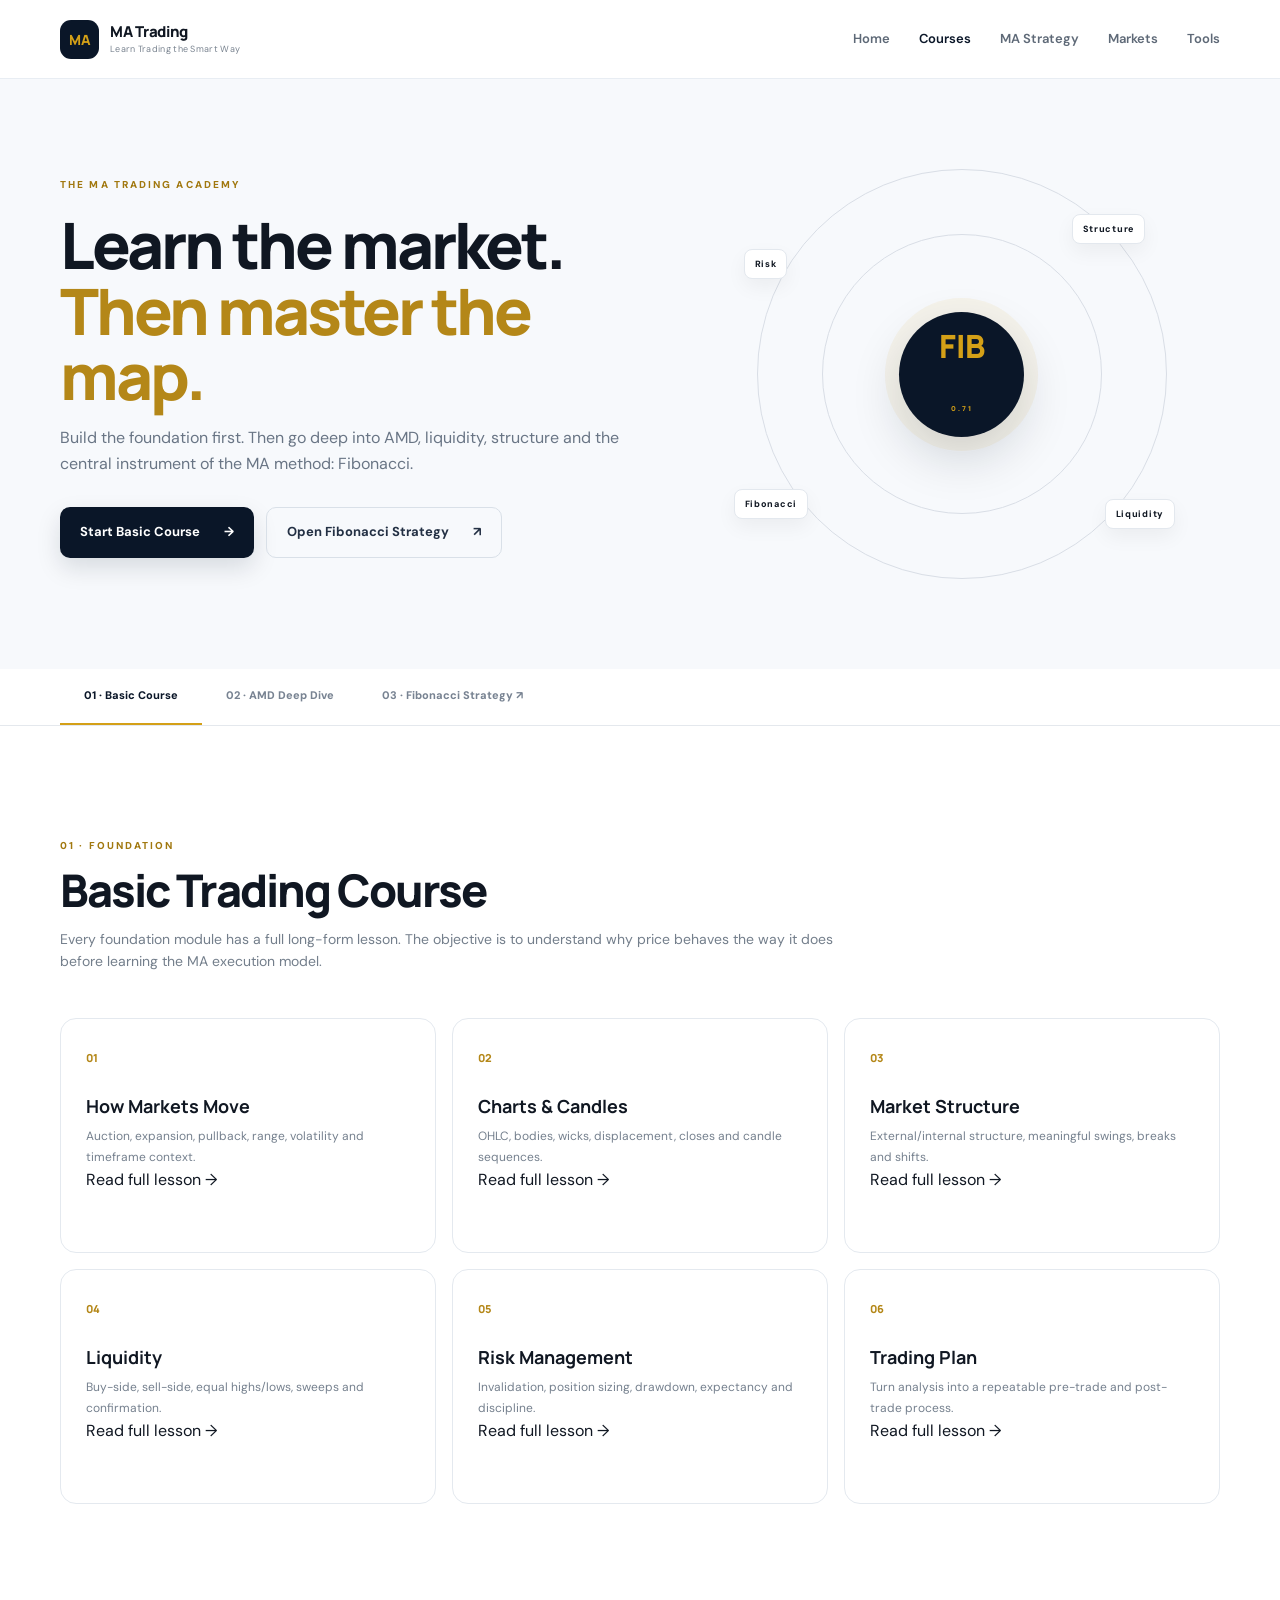
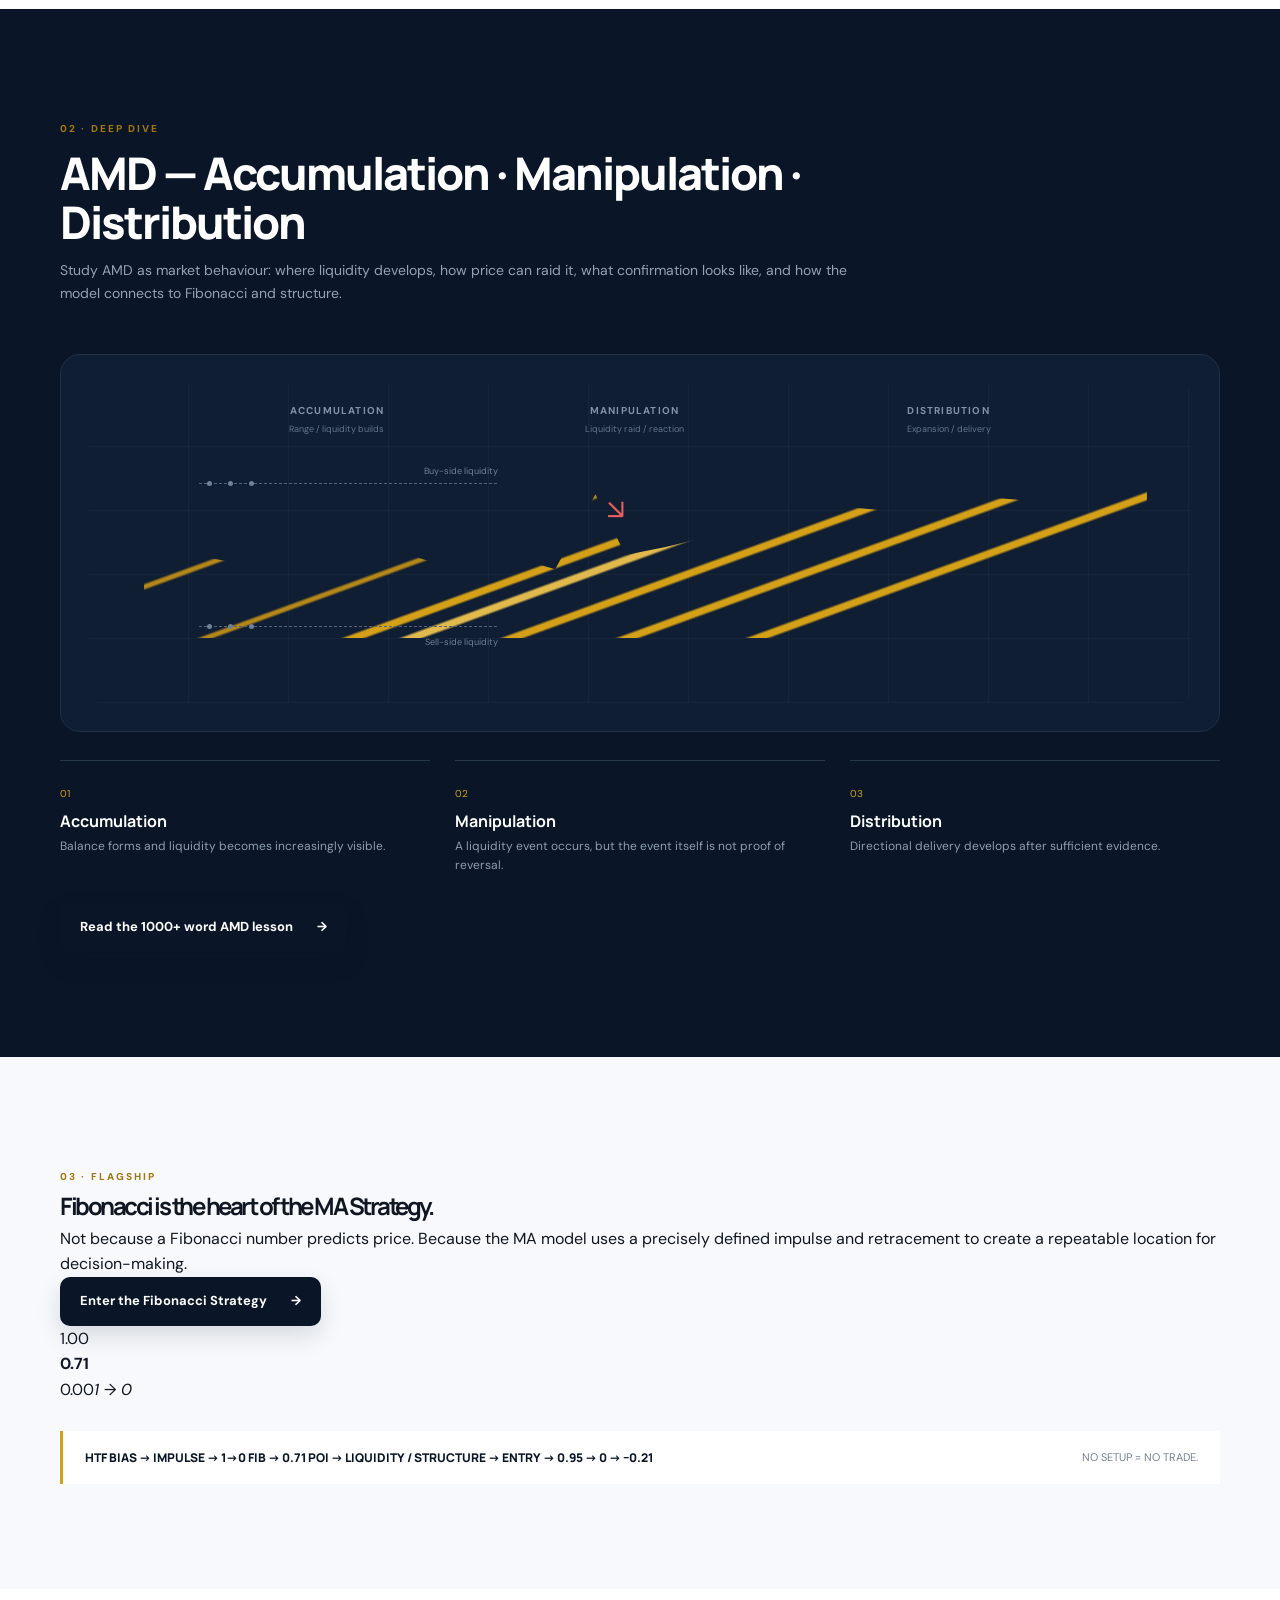
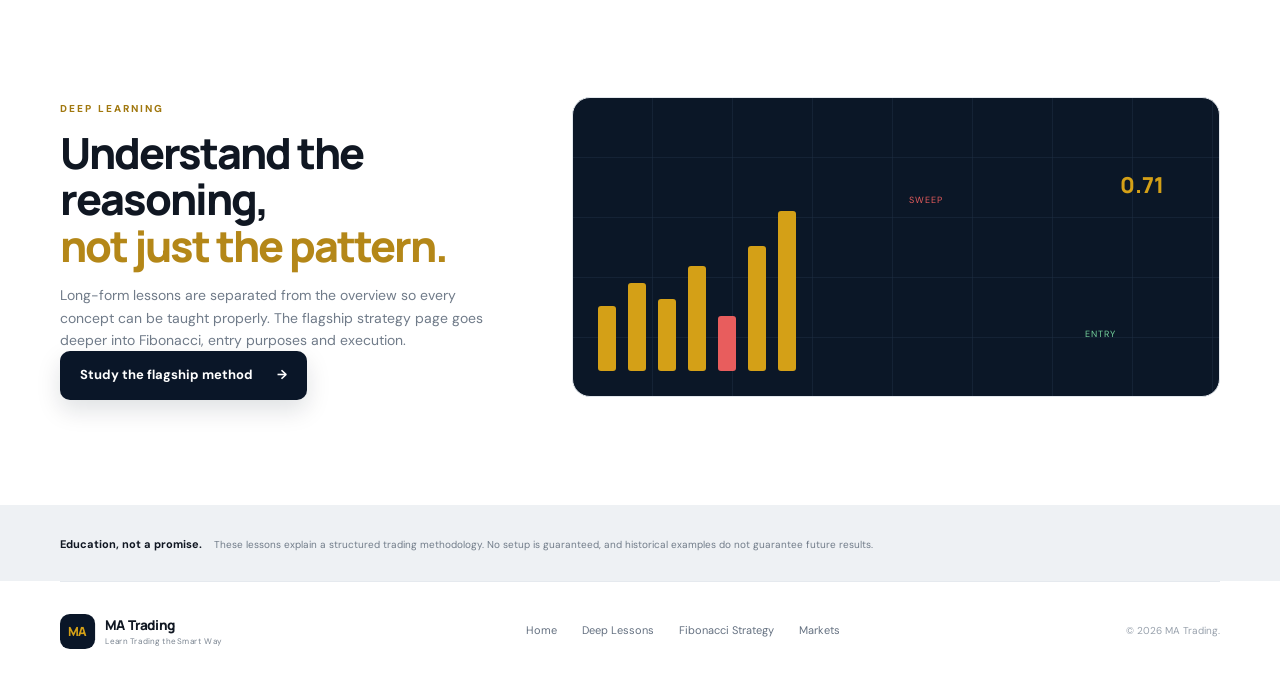
<file: courses.html>
<!doctype html><html lang="en"><head><meta charset="UTF-8"><meta name="viewport" content="width=device-width,initial-scale=1.0"><meta name="description" content="MA Trading courses — foundations, AMD and the Fibonacci-centered MA Strategy."><title>Courses — MA Trading</title><link rel="preconnect" href="https://fonts.googleapis.com"><link rel="preconnect" href="https://fonts.gstatic.com" crossorigin><link href="https://fonts.googleapis.com/css2?family=DM+Sans:wght@400;500;600;700&family=Manrope:wght@600;700;800&display=swap" rel="stylesheet"><link rel="stylesheet" href="style.css"><link rel="stylesheet" href="courses.css"></head><body><header class="site-header"><div class="container nav-wrap"><a class="brand" href="index.html"><span class="brand-mark">MA</span><span><strong>MA Trading</strong><small>Learn Trading the Smart Way</small></span></a><button class="menu-btn" id="menuBtn"><span></span><span></span></button><nav class="nav" id="nav"><a href="index.html">Home</a><a class="active" href="courses.html">Courses</a><a href="strategy.html">MA Strategy</a><a href="index.html#markets">Markets</a><a href="index.html#tools">Tools</a></nav></div></header><main><section class="course-hero"><div class="container course-hero-grid"><div><span class="kicker">THE MA TRADING ACADEMY</span><h1>Learn the market.<br><em>Then master the map.</em></h1><p>Build the foundation first. Then go deep into AMD, liquidity, structure and the central instrument of the MA method: Fibonacci.</p><div class="hero-actions"><a class="btn btn-primary" href="#basic">Start Basic Course <span>→</span></a><a class="btn btn-ghost" href="strategy.html">Open Fibonacci Strategy <span>↗</span></a></div></div><div class="course-orbit"><div class="orbit orbit-1"></div><div class="orbit orbit-2"></div><div class="orbit-core">FIB<br><small>0.71</small></div><div class="orbit-label l1">Structure</div><div class="orbit-label l2">Liquidity</div><div class="orbit-label l3">Fibonacci</div><div class="orbit-label l4">Risk</div></div></div></section><section class="course-nav"><div class="container"><a class="course-tab active" href="#basic">01 · Basic Course</a><a class="course-tab" href="#amd">02 · AMD Deep Dive</a><a class="course-tab" href="strategy.html">03 · Fibonacci Strategy ↗</a></div></section><section class="course-section" id="basic"><div class="container"><div class="course-heading"><span class="kicker">01 · FOUNDATION</span><h2>Basic Trading Course</h2><p>Every foundation module has a full long-form lesson. The objective is to understand why price behaves the way it does before learning the MA execution model.</p></div><div class="lesson-grid"><article class="lesson"><span>01</span><h3>How Markets Move</h3><p>Auction, expansion, pullback, range, volatility and timeframe context.</p><a href="course-lessons.html#movement">Read full lesson →</a></article><article class="lesson"><span>02</span><h3>Charts & Candles</h3><p>OHLC, bodies, wicks, displacement, closes and candle sequences.</p><a href="course-lessons.html#candles">Read full lesson →</a></article><article class="lesson"><span>03</span><h3>Market Structure</h3><p>External/internal structure, meaningful swings, breaks and shifts.</p><a href="course-lessons.html#structure">Read full lesson →</a></article><article class="lesson"><span>04</span><h3>Liquidity</h3><p>Buy-side, sell-side, equal highs/lows, sweeps and confirmation.</p><a href="course-lessons.html#liquidity">Read full lesson →</a></article><article class="lesson"><span>05</span><h3>Risk Management</h3><p>Invalidation, position sizing, drawdown, expectancy and discipline.</p><a href="course-lessons.html#risk">Read full lesson →</a></article><article class="lesson"><span>06</span><h3>Trading Plan</h3><p>Turn analysis into a repeatable pre-trade and post-trade process.</p><a href="course-lessons.html#plan">Read full lesson →</a></article></div></div></section><section class="amd-section" id="amd"><div class="container"><div class="course-heading light"><span class="kicker">02 · DEEP DIVE</span><h2>AMD — Accumulation · Manipulation · Distribution</h2><p>Study AMD as market behaviour: where liquidity develops, how price can raid it, what confirmation looks like, and how the model connects to Fibonacci and structure.</p></div><div class="amd-stage"><div class="amd-chart"><div class="phase phase-a"><b>ACCUMULATION</b><small>Range / liquidity builds</small></div><div class="phase phase-m"><b>MANIPULATION</b><small>Liquidity raid / reaction</small></div><div class="phase phase-d"><b>DISTRIBUTION</b><small>Expansion / delivery</small></div><div class="amd-line"></div><div class="liquidity top"><i></i><i></i><i></i><label>Buy-side liquidity</label></div><div class="liquidity bottom"><i></i><i></i><i></i><label>Sell-side liquidity</label></div><div class="sweep-arrow">↘</div></div></div><div class="amd-explain"><div><span>01</span><b>Accumulation</b><p>Balance forms and liquidity becomes increasingly visible.</p></div><div><span>02</span><b>Manipulation</b><p>A liquidity event occurs, but the event itself is not proof of reversal.</p></div><div><span>03</span><b>Distribution</b><p>Directional delivery develops after sufficient evidence.</p></div></div><a class="btn btn-primary" href="course-lessons.html#amd" style="margin-top:28px">Read the 1000+ word AMD lesson <span>→</span></a></div></section><section class="strategy-section"><div class="container"><div class="strategy-spotlight"><div><span class="kicker">03 · FLAGSHIP</span><h2>Fibonacci is the heart of the MA Strategy.</h2><p>Not because a Fibonacci number predicts price. Because the MA model uses a precisely defined impulse and retracement to create a repeatable location for decision-making.</p><a class="btn btn-primary" href="strategy.html">Enter the Fibonacci Strategy <span>→</span></a></div><div class="fib-mini"><span>1.00</span><div></div><strong>0.71</strong><div></div><span>0.00</span><em>1 → 0</em></div></div><div class="strategy-rule"><strong>HTF BIAS → IMPULSE → 1→0 FIB → 0.71 POI → LIQUIDITY / STRUCTURE → ENTRY → 0.95 → 0 → −0.21</strong><span>NO SETUP = NO TRADE.</span></div></div></section><section class="visual-lessons"><div class="container visual-grid"><div><span class="kicker">DEEP LEARNING</span><h2>Understand the reasoning,<br><em>not just the pattern.</em></h2><p>Long-form lessons are separated from the overview so every concept can be taught properly. The flagship strategy page goes deeper into Fibonacci, entry purposes and execution.</p><a class="btn btn-primary" href="strategy.html">Study the flagship method <span>→</span></a></div><div class="mini-sequence"><div class="seq-candle c1"></div><div class="seq-candle c2"></div><div class="seq-candle c3"></div><div class="seq-candle c4"></div><div class="seq-candle c5"></div><div class="seq-candle c6"></div><div class="seq-candle c7"></div><div class="seq-fib">0.71</div><div class="seq-sweep">SWEEP</div><div class="seq-entry">ENTRY</div></div></div></section><section class="disclaimer"><div class="container"><b>Education, not a promise.</b><p>These lessons explain a structured trading methodology. No setup is guaranteed, and historical examples do not guarantee future results.</p></div></section></main><footer><div class="container footer-wrap"><div class="brand footer-brand"><span class="brand-mark">MA</span><span><strong>MA Trading</strong><small>Learn Trading the Smart Way</small></span></div><div class="footer-links"><a href="index.html">Home</a><a href="course-lessons.html">Deep Lessons</a><a href="strategy.html">Fibonacci Strategy</a><a href="index.html#markets">Markets</a></div><small>© <span id="year"></span> MA Trading.</small></div></footer><script src="script.js"></script></body></html>
</file>
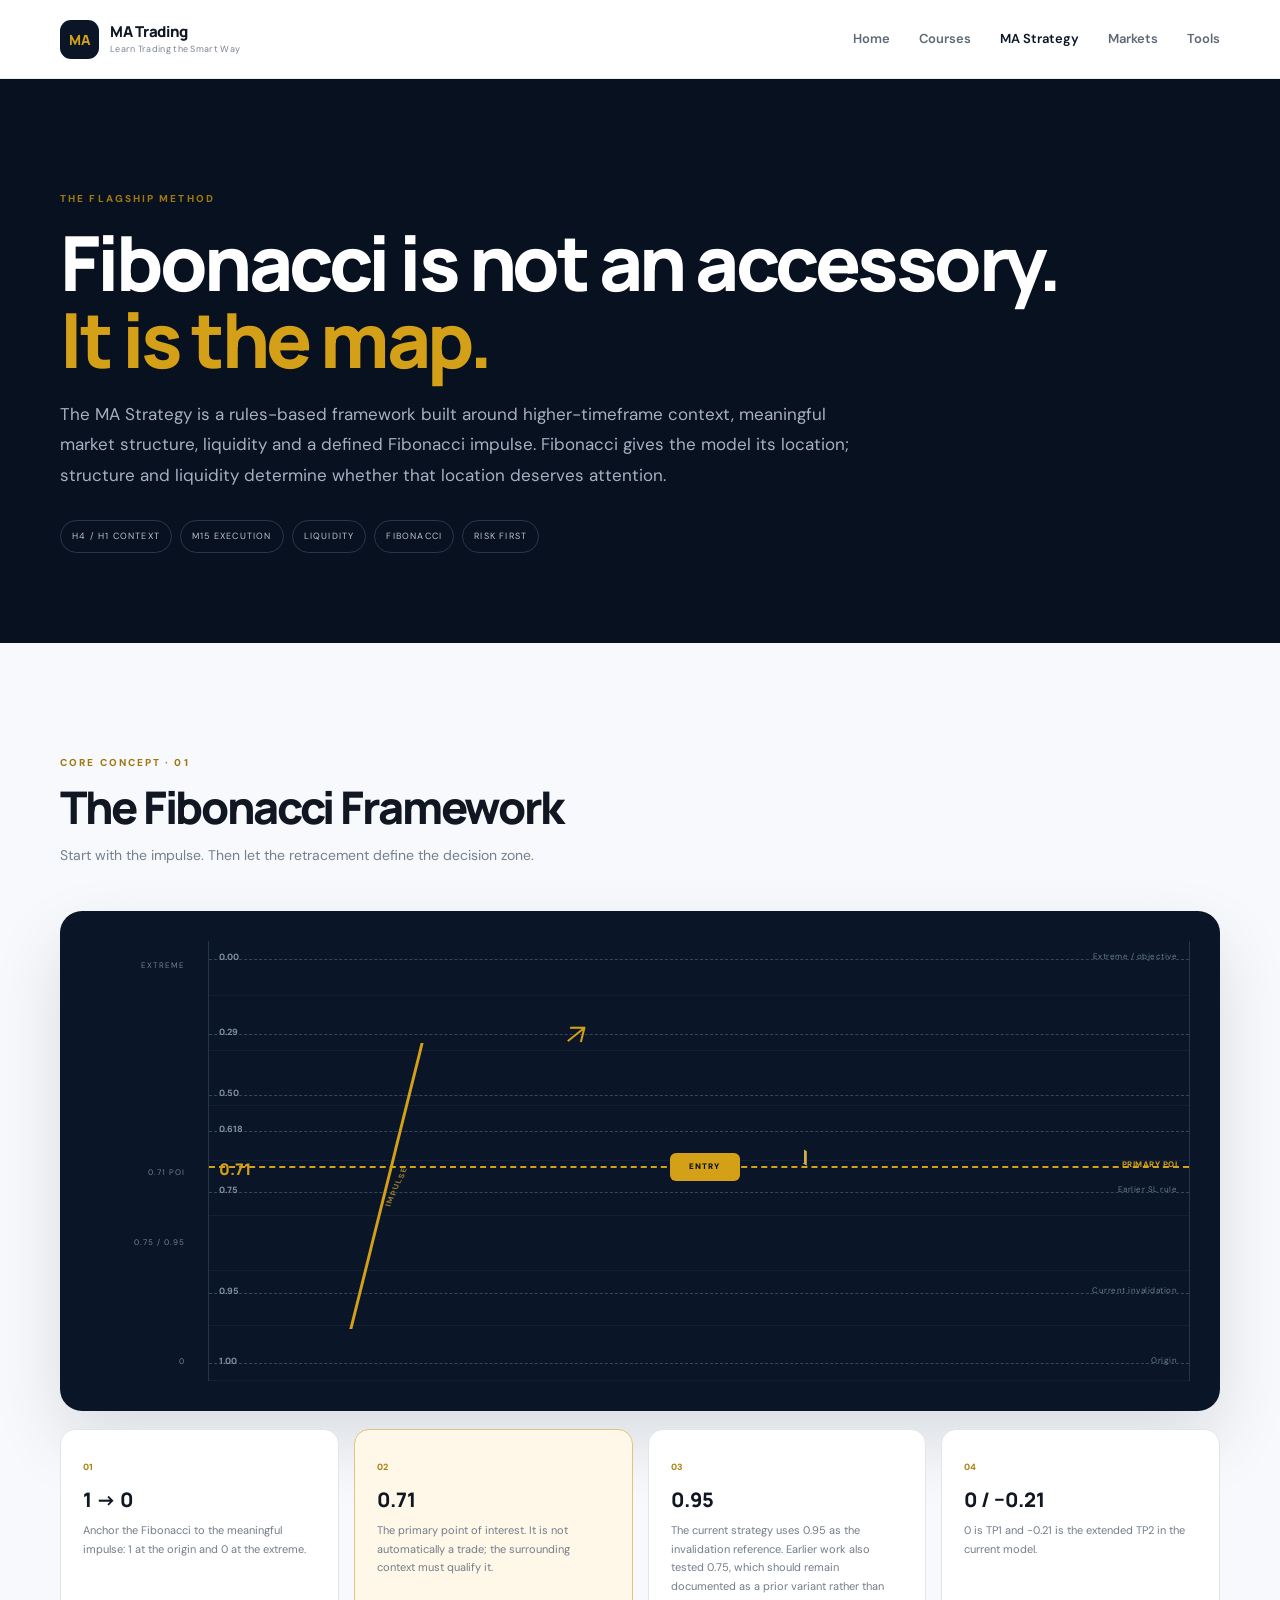
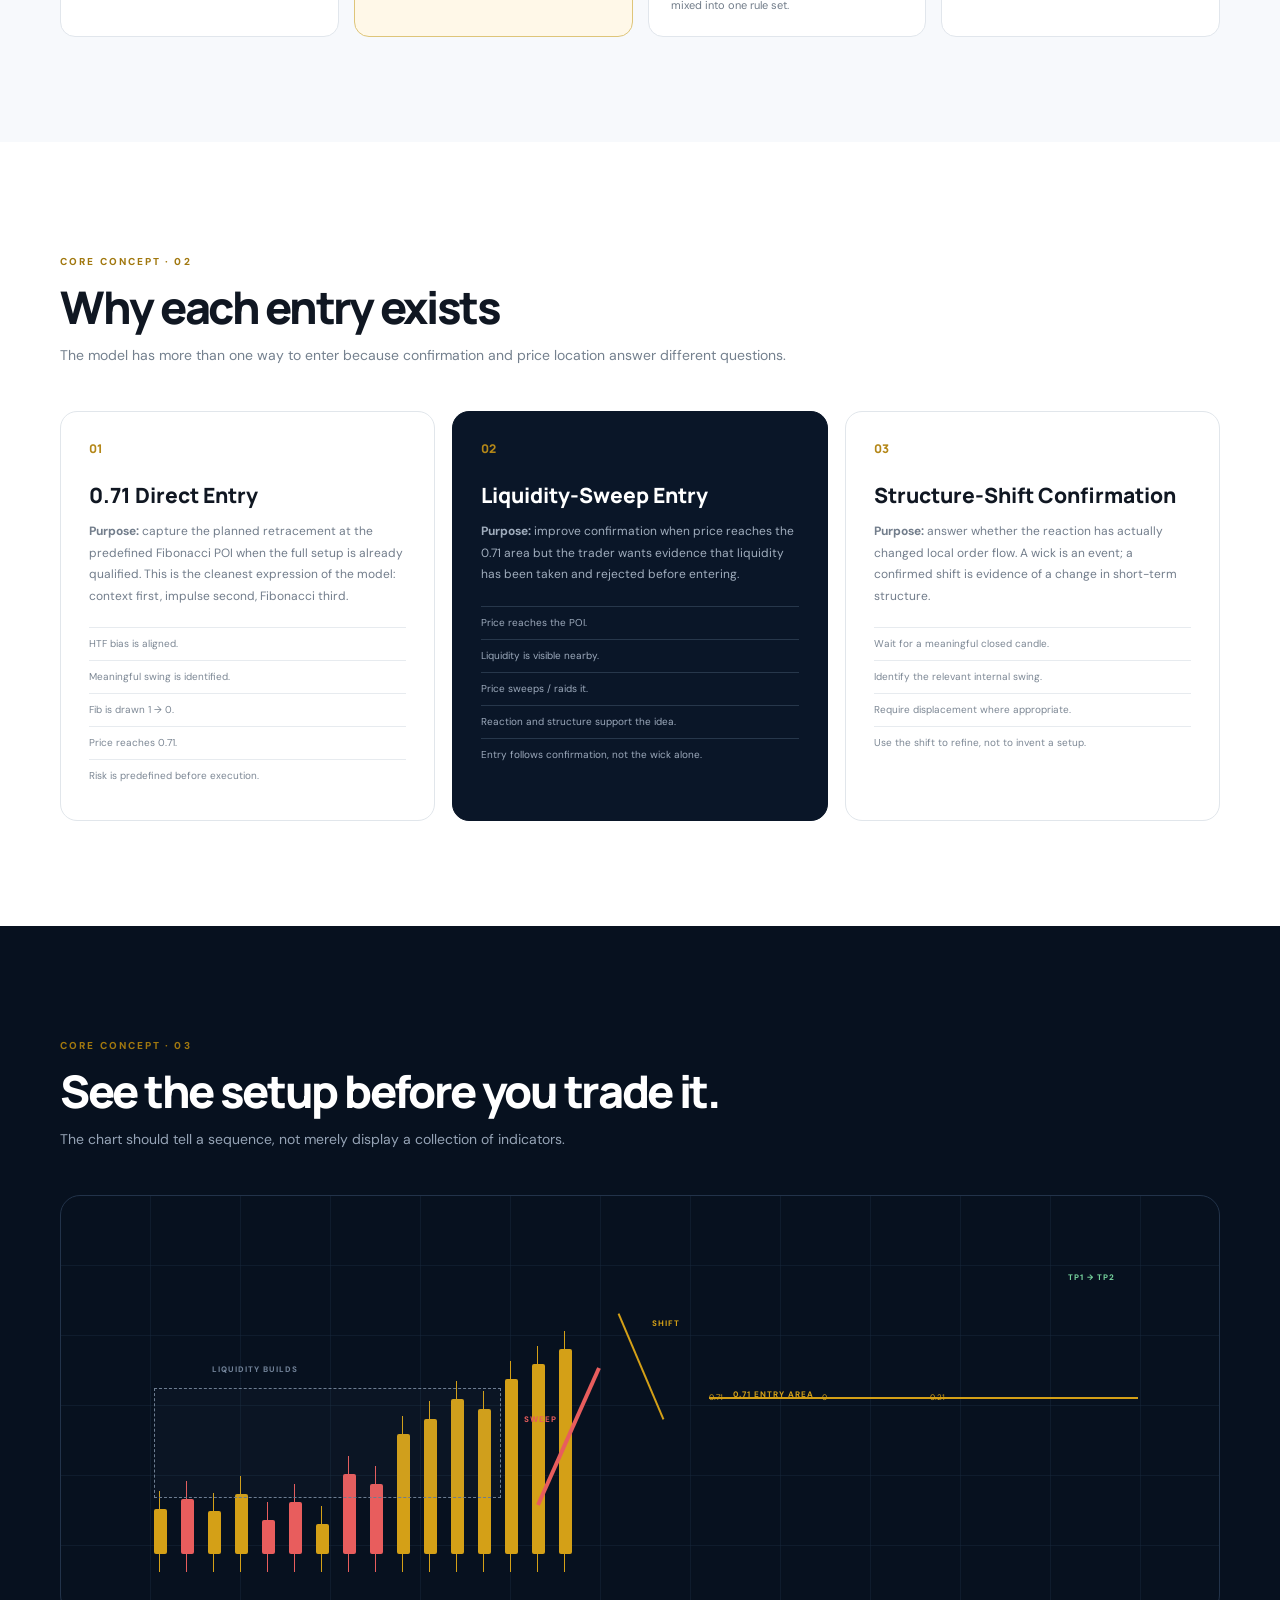
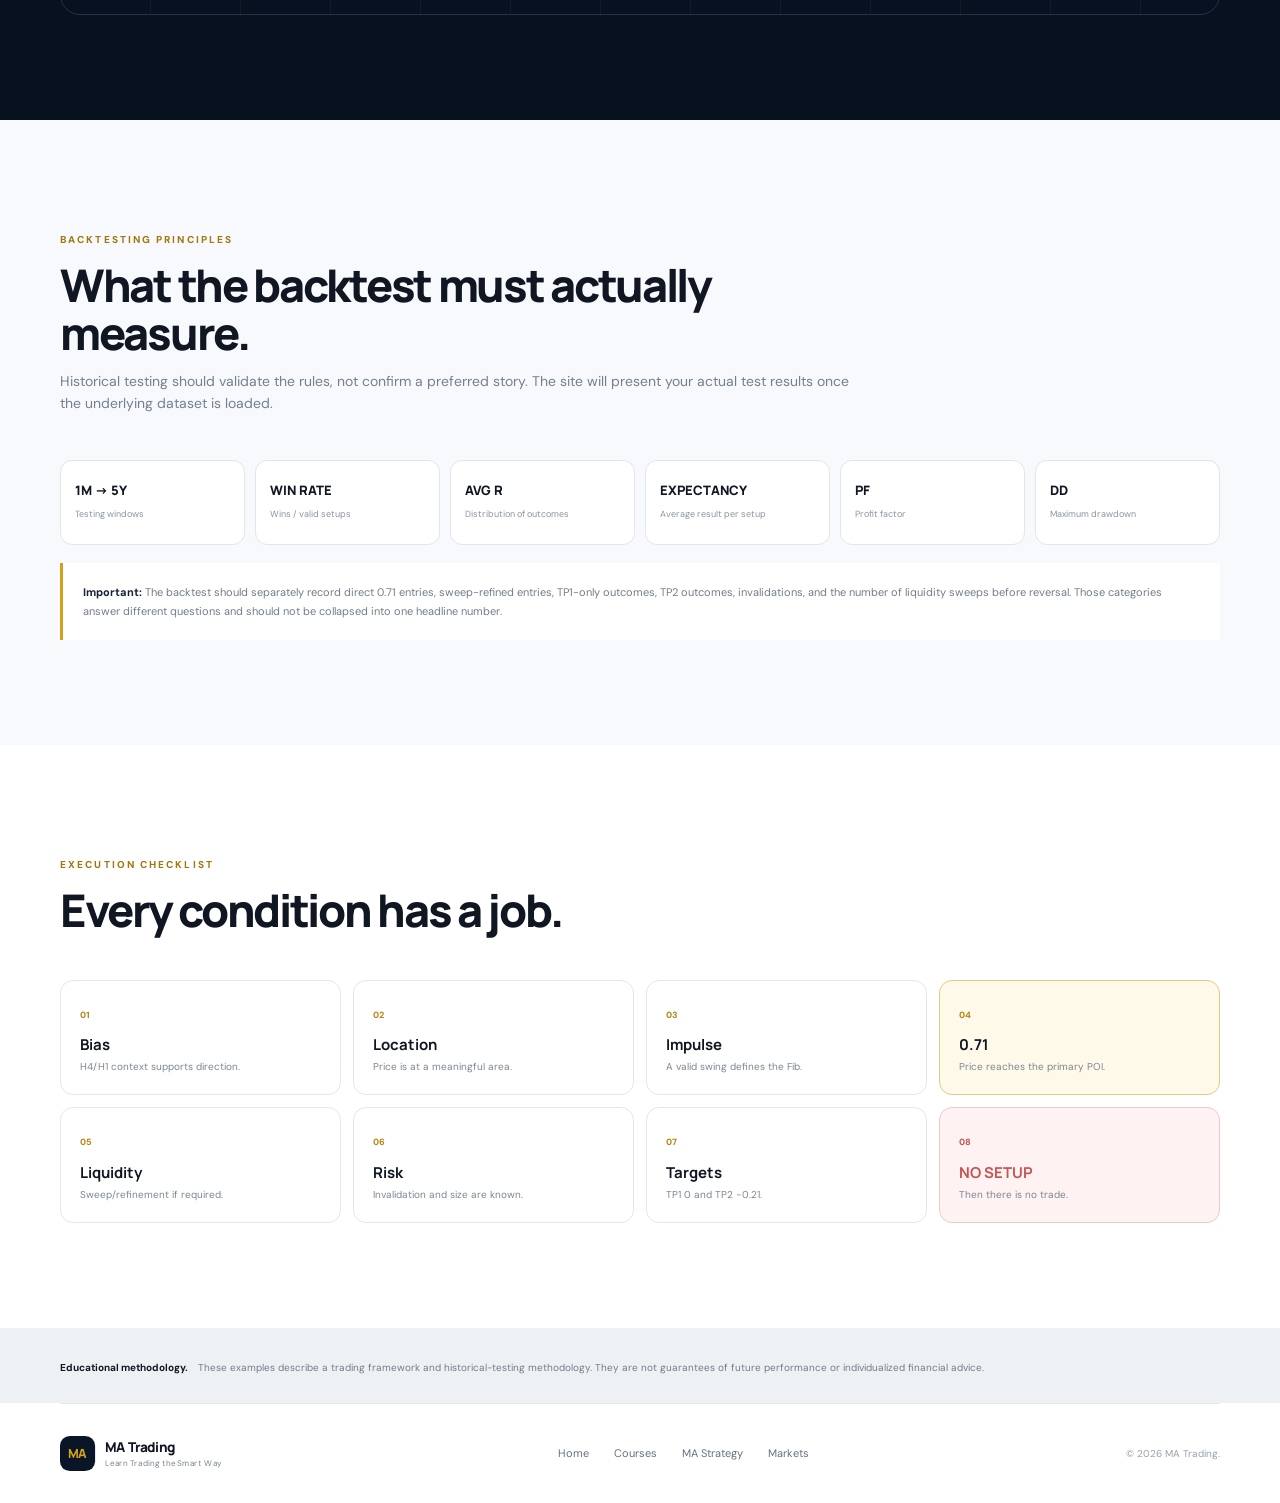
<file: strategy.html>
<!doctype html><html lang="en"><head><meta charset="UTF-8"><meta name="viewport" content="width=device-width,initial-scale=1"><meta name="description" content="The MA Trading Strategy — Fibonacci, liquidity, structure and execution. Educational material only."><title>The MA Strategy — MA Trading</title><link rel="preconnect" href="https://fonts.googleapis.com"><link rel="preconnect" href="https://fonts.gstatic.com" crossorigin><link href="https://fonts.googleapis.com/css2?family=DM+Sans:wght@400;500;600;700&family=Manrope:wght@600;700;800&display=swap" rel="stylesheet"><link rel="stylesheet" href="style.css"><link rel="stylesheet" href="strategy.css"></head><body><header class="site-header"><div class="container nav-wrap"><a class="brand" href="index.html"><span class="brand-mark">MA</span><span><strong>MA Trading</strong><small>Learn Trading the Smart Way</small></span></a><button class="menu-btn" id="menuBtn"><span></span><span></span></button><nav class="nav" id="nav"><a href="index.html">Home</a><a href="courses.html">Courses</a><a class="active" href="strategy.html">MA Strategy</a><a href="index.html#markets">Markets</a><a href="index.html#tools">Tools</a></nav></div></header><main>
<section class="flagship"><div class="container"><span class="kicker">THE FLAGSHIP METHOD</span><h1>Fibonacci is not an accessory.<br><em>It is the map.</em></h1><p class="lead">The MA Strategy is a rules-based framework built around higher-timeframe context, meaningful market structure, liquidity and a defined Fibonacci impulse. Fibonacci gives the model its location; structure and liquidity determine whether that location deserves attention.</p><div class="method-tags"><span>H4 / H1 CONTEXT</span><span>M15 EXECUTION</span><span>LIQUIDITY</span><span>FIBONACCI</span><span>RISK FIRST</span></div></div></section>
<section class="fib-hero"><div class="container"><div class="section-title"><span class="kicker">CORE CONCEPT · 01</span><h2>The Fibonacci Framework</h2><p>Start with the impulse. Then let the retracement define the decision zone.</p></div><div class="fib-board"><div class="price-axis"><span>EXTREME</span><span>0.71 POI</span><span>0.75 / 0.95</span><span>0</span></div><div class="fib-range"><div class="fib-level l0"><b>0.00</b><span>Extreme / objective</span></div><div class="fib-level l29"><b>0.29</b></div><div class="fib-level l50"><b>0.50</b></div><div class="fib-level l618"><b>0.618</b></div><div class="fib-level l71 active"><b>0.71</b><span>PRIMARY POI</span></div><div class="fib-level l75"><b>0.75</b><span>Earlier SL rule</span></div><div class="fib-level l95"><b>0.95</b><span>Current invalidation</span></div><div class="fib-level l100"><b>1.00</b><span>Origin</span></div><div class="impulse"><i></i><strong>IMPULSE</strong><i></i></div><div class="retracement"></div><div class="entry-pulse">ENTRY</div></div></div><div class="fib-principles"><article><span>01</span><h3>1 → 0</h3><p>Anchor the Fibonacci to the meaningful impulse: 1 at the origin and 0 at the extreme.</p></article><article class="featured"><span>02</span><h3>0.71</h3><p>The primary point of interest. It is not automatically a trade; the surrounding context must qualify it.</p></article><article><span>03</span><h3>0.95</h3><p>The current strategy uses 0.95 as the invalidation reference. Earlier work also tested 0.75, which should remain documented as a prior variant rather than mixed into one rule set.</p></article><article><span>04</span><h3>0 / −0.21</h3><p>0 is TP1 and −0.21 is the extended TP2 in the current model.</p></article></div></div></section>
<section class="execution"><div class="container"><div class="section-title"><span class="kicker">CORE CONCEPT · 02</span><h2>Why each entry exists</h2><p>The model has more than one way to enter because confirmation and price location answer different questions.</p></div><div class="entry-grid"><article><div class="entry-number">01</div><h3>0.71 Direct Entry</h3><p><b>Purpose:</b> capture the planned retracement at the predefined Fibonacci POI when the full setup is already qualified. This is the cleanest expression of the model: context first, impulse second, Fibonacci third.</p><ul><li>HTF bias is aligned.</li><li>Meaningful swing is identified.</li><li>Fib is drawn 1 → 0.</li><li>Price reaches 0.71.</li><li>Risk is predefined before execution.</li></ul></article><article class="entry-dark"><div class="entry-number">02</div><h3>Liquidity-Sweep Entry</h3><p><b>Purpose:</b> improve confirmation when price reaches the 0.71 area but the trader wants evidence that liquidity has been taken and rejected before entering.</p><ul><li>Price reaches the POI.</li><li>Liquidity is visible nearby.</li><li>Price sweeps / raids it.</li><li>Reaction and structure support the idea.</li><li>Entry follows confirmation, not the wick alone.</li></ul></article><article><div class="entry-number">03</div><h3>Structure-Shift Confirmation</h3><p><b>Purpose:</b> answer whether the reaction has actually changed local order flow. A wick is an event; a confirmed shift is evidence of a change in short-term structure.</p><ul><li>Wait for a meaningful closed candle.</li><li>Identify the relevant internal swing.</li><li>Require displacement where appropriate.</li><li>Use the shift to refine, not to invent a setup.</li></ul></article></div></div></section>
<section class="movement"><div class="container"><div class="section-title light"><span class="kicker">CORE CONCEPT · 03</span><h2>See the setup before you trade it.</h2><p>The chart should tell a sequence, not merely display a collection of indicators.</p></div><div class="chart-scene"><div class="range-label">LIQUIDITY BUILDS</div><div class="sweep-label">SWEEP</div><div class="shift-label">SHIFT</div><div class="entry-label">0.71 ENTRY AREA</div><div class="tp-label">TP1 → TP2</div><div class="candles"> <i class="up h1"></i><i class="down h2"></i><i class="up h3"></i><i class="up h4"></i><i class="down h5"></i><i class="down h6"></i><i class="up h7"></i><i class="down h8"></i><i class="down h9"></i><i class="up h10"></i><i class="up h11"></i><i class="up h12"></i><i class="up h13"></i><i class="up h14"></i><i class="up h15"></i><i class="up h16"></i></div><div class="range-box"></div><div class="sweep"></div><div class="shift-line"></div><div class="fib-lines"><span>0.71</span><span>0</span><span>−0.21</span></div></div></div></section>
<section class="backtest"><div class="container"><div class="section-title"><span class="kicker">BACKTESTING PRINCIPLES</span><h2>What the backtest must actually measure.</h2><p>Historical testing should validate the rules, not confirm a preferred story. The site will present your actual test results once the underlying dataset is loaded.</p></div><div class="metrics"><div><b>1M → 5Y</b><span>Testing windows</span></div><div><b>WIN RATE</b><span>Wins / valid setups</span></div><div><b>AVG R</b><span>Distribution of outcomes</span></div><div><b>EXPECTANCY</b><span>Average result per setup</span></div><div><b>PF</b><span>Profit factor</span></div><div><b>DD</b><span>Maximum drawdown</span></div></div><div class="test-note"><b>Important:</b> The backtest should separately record direct 0.71 entries, sweep-refined entries, TP1-only outcomes, TP2 outcomes, invalidations, and the number of liquidity sweeps before reversal. Those categories answer different questions and should not be collapsed into one headline number.</div></div></section>
<section class="checklist"><div class="container"><div class="section-title"><span class="kicker">EXECUTION CHECKLIST</span><h2>Every condition has a job.</h2></div><div class="checks"><div><span>01</span><b>Bias</b><p>H4/H1 context supports direction.</p></div><div><span>02</span><b>Location</b><p>Price is at a meaningful area.</p></div><div><span>03</span><b>Impulse</b><p>A valid swing defines the Fib.</p></div><div class="gold"><span>04</span><b>0.71</b><p>Price reaches the primary POI.</p></div><div><span>05</span><b>Liquidity</b><p>Sweep/refinement if required.</p></div><div><span>06</span><b>Risk</b><p>Invalidation and size are known.</p></div><div><span>07</span><b>Targets</b><p>TP1 0 and TP2 −0.21.</p></div><div class="stop"><span>08</span><b>NO SETUP</b><p>Then there is no trade.</p></div></div></div></section><section class="disclaimer"><div class="container"><b>Educational methodology.</b><p>These examples describe a trading framework and historical-testing methodology. They are not guarantees of future performance or individualized financial advice.</p></div></section></main><footer><div class="container footer-wrap"><div class="brand footer-brand"><span class="brand-mark">MA</span><span><strong>MA Trading</strong><small>Learn Trading the Smart Way</small></span></div><div class="footer-links"><a href="index.html">Home</a><a href="courses.html">Courses</a><a href="strategy.html">MA Strategy</a><a href="index.html#markets">Markets</a></div><small>© <span id="year"></span> MA Trading.</small></div></footer><script src="script.js"></script></body></html>
</file>
<file: style.css>
*{box-sizing:border-box;margin:0;padding:0}html{scroll-behavior:smooth}body{font-family:'DM Sans',sans-serif;background:#fff;color:#101722;line-height:1.6}a{text-decoration:none;color:inherit}.container{width:min(1160px,calc(100% - 40px));margin:auto}.site-header{position:sticky;top:0;z-index:20;background:rgba(255,255,255,.9);backdrop-filter:blur(18px);border-bottom:1px solid #e8edf3}.nav-wrap{height:78px;display:flex;align-items:center;justify-content:space-between}.brand{display:flex;align-items:center;gap:11px}.brand-mark{width:39px;height:39px;border-radius:11px;background:#0a1628;color:#d4a017;display:grid;place-items:center;font:800 14px Manrope;letter-spacing:-.5px}.brand strong{display:block;font:800 15px Manrope;letter-spacing:-.3px}.brand small{display:block;font-size:9px;color:#7a8490;letter-spacing:.3px}.nav{display:flex;align-items:center;gap:29px;font-size:13px;font-weight:600;color:#5e6977}.nav a:hover,.nav .active{color:#0a1628}.nav-cta{background:#0a1628;color:#fff!important;padding:11px 17px;border-radius:9px}.menu-btn{display:none;background:none;border:0}.hero{background:#f7f9fc;overflow:hidden}.hero-grid{min-height:650px;display:grid;grid-template-columns:1fr 1fr;align-items:center;gap:70px;padding:78px 0}.eyebrow,.kicker{font-size:10px;letter-spacing:2.1px;font-weight:800;color:#a1780f}.eyebrow{display:flex;align-items:center;gap:9px}.eyebrow span{width:22px;height:1px;background:#d4a017}.hero h1,h2{font-family:Manrope,sans-serif;letter-spacing:-2.5px}.hero h1{font-size:clamp(48px,6vw,74px);line-height:1.02;margin:20px 0}.hero h1 em,h2 em{font-style:normal;color:#b48718}.hero-text{max-width:520px;color:#647080;font-size:17px}.hero-actions{display:flex;gap:12px;margin:31px 0 20px}.btn{display:inline-flex;align-items:center;justify-content:center;gap:24px;padding:14px 20px;border-radius:10px;font-size:13px;font-weight:700;transition:.2s transform,.2s box-shadow}.btn:hover{transform:translateY(-2px)}.btn-primary{background:#0a1628;color:white;box-shadow:0 10px 25px rgba(10,22,40,.13)}.btn-ghost{border:1px solid #d9e0e8;color:#233044}.hero-note{font-size:11px;color:#8993a0}.dot{display:inline-block;width:6px;height:6px;background:#d4a017;border-radius:50%;margin-right:7px}.hero-visual{position:relative}.chart-card{background:#0b1727;color:#fff;border-radius:20px;padding:26px;box-shadow:0 28px 70px rgba(10,22,40,.18);border:1px solid #17253a}.chart-top{display:flex;justify-content:space-between;align-items:center}.chart-top small{display:block;color:#8997a9;font-size:10px}.chart-top strong{font-size:13px}.gain{font-size:11px;color:#72d19a;background:rgba(114,209,154,.09);padding:7px 9px;border-radius:7px}.price{font:700 31px Manrope;margin:22px 0 10px}.price span{font:500 10px 'DM Sans';color:#77869a}.chart{width:100%;height:230px;overflow:visible}.grid path{stroke:#223248;stroke-width:1}.line{fill:none;stroke:#d4a017;stroke-width:4;stroke-linecap:round;stroke-linejoin:round}.area{fill:url(#area)}.chart-footer{display:flex;gap:20px;color:#66768c;font-size:10px}.chart-footer .selected{color:#d4a017}.push{margin-left:auto;color:#cbd3de}.floating-card{position:absolute;left:-28px;bottom:-28px;background:#fff;border:1px solid #e5eaf0;border-radius:13px;padding:13px 15px;display:flex;gap:10px;box-shadow:0 15px 35px rgba(12,28,48,.12)}.mini-icon{width:28px;height:28px;border-radius:8px;background:#e9f7ef;color:#31a76a;display:grid;place-items:center}.floating-card b,.floating-card small{display:block;font-size:11px}.floating-card small{color:#8b95a1}.ticker{background:#0a1628;color:#fff}.ticker-inner{width:min(1160px,calc(100% - 40px));margin:auto;height:58px;display:flex;align-items:center;justify-content:space-between;font-size:10px;letter-spacing:1.6px}.ticker span{color:#d4a017}.ticker i{color:#3b4a5e;font-style:normal}.section{padding:105px 0}.section-heading{display:grid;grid-template-columns:1fr .7fr;gap:60px;align-items:end;margin-bottom:45px}.section-heading h2,.tools h2,.contact h2{font-size:43px;line-height:1.08;margin-top:12px}.section-heading p{color:#707b89;font-size:14px}.feature-grid{display:grid;grid-template-columns:repeat(3,1fr);gap:18px}.feature{border:1px solid #e6ebf0;border-radius:17px;padding:29px;min-height:300px;position:relative;transition:.25s}.feature:hover{transform:translateY(-5px);box-shadow:0 18px 40px rgba(18,31,48,.07)}.feature.featured{background:#0a1628;color:#fff;border-color:#0a1628}.number{position:absolute;right:24px;top:25px;font-size:10px;color:#9ba5b2}.icon{font-size:26px;margin:15px 0 27px;color:#b48718}.feature h3{font:700 20px Manrope;margin-bottom:10px}.feature p{font-size:13px;color:#7a8490}.featured p{color:#aeb9c7}.feature a{display:inline-block;margin-top:25px;font-size:11px;font-weight:800;color:#b48718}.market-section{background:#0a1628;color:#fff;padding:100px 0}.light h2{color:#fff}.light p{color:#91a0b3}.market-grid{display:grid;grid-template-columns:repeat(3,1fr);gap:17px}.market-card{background:#101f33;border:1px solid #203047;border-radius:15px;padding:23px;min-height:205px;position:relative;overflow:hidden}.market-symbol{display:inline-grid;place-items:center;width:36px;height:36px;border-radius:9px;background:#1a2b42;color:#d4a017;font-size:11px;font-weight:800}.market-card h3{font:700 20px Manrope;margin:14px 0 0}.market-card small{color:#78899e;font-size:10px}.market-card>strong{position:absolute;right:22px;top:25px;font-size:9px;color:#77889d;text-transform:uppercase;letter-spacing:1px}.spark{position:absolute;left:23px;right:23px;bottom:22px;height:43px;opacity:.7}.spark:before{content:'';display:block;width:100%;height:100%;background:linear-gradient(160deg,transparent 45%,#d4a017 46%,#d4a017 49%,transparent 50%);clip-path:polygon(0 72%,12% 55%,23% 64%,35% 34%,46% 50%,58% 25%,69% 40%,82% 12%,100% 20%,100% 100%,0 100%)}.tools{background:#f7f9fc}.tools-wrap{display:grid;grid-template-columns:.9fr 1.1fr;gap:90px;align-items:center}.tools p{color:#707b89;max-width:510px;margin:20px 0 28px;font-size:14px}.tool-list{border-top:1px solid #dfe5eb}.tool-list>div{display:grid;grid-template-columns:40px 1fr;column-gap:12px;padding:19px 0;border-bottom:1px solid #dfe5eb}.tool-list span{grid-row:span 2;color:#b48718;font-size:10px}.tool-list b{font:700 15px Manrope}.tool-list small{font-size:11px;color:#7f8995}.about-section{padding:100px 0}.about-wrap{display:grid;grid-template-columns:150px 1fr;gap:65px;align-items:center;max-width:900px}.about-badge{width:130px;height:130px;border-radius:28px;background:#0a1628;color:#d4a017;display:grid;place-items:center;text-align:center;font:800 30px Manrope;line-height:.8}.about-badge small{font:800 7px 'DM Sans';letter-spacing:2px}.about-wrap h2{font-size:43px;margin:10px 0}.about-wrap p{max-width:680px;color:#707b89;font-size:14px}.contact{padding:0 0 90px}.contact-box{background:#d4a017;border-radius:20px;padding:55px 60px;display:flex;align-items:center;justify-content:space-between;gap:40px}.contact h2{font-size:38px;color:#0a1628}.contact p{font-size:13px;color:#4d3d12;margin-top:8px}.btn-light{background:#0a1628;color:#fff}.footer-wrap{min-height:100px;border-top:1px solid #e5e9ee;display:flex;align-items:center;justify-content:space-between;gap:30px}.footer-links{display:flex;gap:25px;font-size:11px;color:#657181}.footer-wrap>small{font-size:10px;color:#98a1ac}.footer-brand{transform:scale(.9);transform-origin:left center}
@media(max-width:850px){.nav{display:none;position:absolute;left:20px;right:20px;top:70px;background:#fff;border:1px solid #e5eaf0;border-radius:13px;padding:10px;box-shadow:0 20px 40px rgba(0,0,0,.1);flex-direction:column;align-items:stretch;gap:2px}.nav.open{display:flex}.nav a{padding:12px}.menu-btn{display:grid;gap:5px}.menu-btn span{display:block;width:23px;height:2px;background:#0a1628}.hero-grid,.tools-wrap{grid-template-columns:1fr;gap:45px}.hero-grid{padding:65px 0}.hero-visual{max-width:650px;width:100%;margin:auto}.section-heading{grid-template-columns:1fr;gap:15px}.feature-grid,.market-grid{grid-template-columns:1fr}.feature{min-height:250px}.about-wrap{grid-template-columns:1fr;gap:30px}.contact-box{align-items:flex-start;flex-direction:column;padding:40px}.footer-wrap{padding:25px 0;flex-wrap:wrap}.footer-links{order:3;width:100%;justify-content:space-between}.ticker-inner{overflow:hidden;gap:22px;justify-content:flex-start;white-space:nowrap}.ticker-inner b:nth-of-type(n+4),.ticker-inner i:nth-of-type(n+5){display:none}}
@media(max-width:520px){.container,.ticker-inner{width:min(100% - 28px,1160px)}.nav-wrap{height:70px}.hero h1{font-size:45px}.hero-text{font-size:15px}.hero-actions{flex-direction:column;align-items:stretch}.chart-card{padding:19px}.chart{height:170px}.floating-card{left:8px}.section,.market-section{padding:75px 0}.section-heading h2,.tools h2,.about-wrap h2{font-size:34px}.contact h2{font-size:31px}.contact-box{padding:32px 25px}}
</file>
<file: courses.css>
.course-hero{background:#f7f9fc;overflow:hidden}.course-hero-grid{min-height:590px;display:grid;grid-template-columns:1fr .9fr;align-items:center;gap:70px}.course-hero h1{font:800 clamp(45px,5vw,68px)/1.02 Manrope;letter-spacing:-3px;margin:17px 0}.course-hero h1 em{font-style:normal;color:#b48718}.course-hero p{max-width:590px;color:#697585;font-size:16px;margin-bottom:27px}.course-orbit{height:390px;position:relative;display:grid;place-items:center}.orbit{position:absolute;border:1px solid #d9dee6;border-radius:50%;animation:spin 18s linear infinite}.orbit-1{width:280px;height:280px}.orbit-2{width:410px;height:410px;animation-direction:reverse;animation-duration:25s}.orbit-core{width:125px;height:125px;border-radius:50%;background:#0a1628;color:#d4a017;display:grid;place-items:center;text-align:center;font:800 32px/0.7 Manrope;box-shadow:0 0 0 14px rgba(212,160,23,.07),0 20px 50px rgba(10,22,40,.16);z-index:2}.orbit-core small{font:800 7px 'DM Sans';letter-spacing:2px}.orbit-label{position:absolute;background:#fff;border:1px solid #e3e8ee;padding:7px 10px;border-radius:8px;font-size:9px;font-weight:800;letter-spacing:.7px;box-shadow:0 8px 20px rgba(0,0,0,.05);z-index:3}.l1{top:35px;right:75px}.l2{bottom:40px;right:45px}.l3{bottom:50px;left:30px}.l4{top:70px;left:40px}@keyframes spin{to{transform:rotate(360deg)}}.course-nav{border-bottom:1px solid #e4e8ed;background:#fff;position:sticky;top:78px;z-index:10}.course-nav .container{display:flex;overflow:auto}.course-tab{padding:18px 24px;font-size:11px;font-weight:800;white-space:nowrap;color:#788392;border-bottom:2px solid transparent}.course-tab.active,.course-tab:hover{color:#0a1628;border-color:#d4a017}.course-section,.strategy-section,.visual-lessons{padding:105px 0}.course-heading{max-width:790px;margin-bottom:45px}.course-heading h2{font:800 45px/1.08 Manrope;letter-spacing:-2px;margin:10px 0 13px}.course-heading p{color:#737e8b;font-size:14px}.lesson-grid{display:grid;grid-template-columns:repeat(3,1fr);gap:16px}.lesson{border:1px solid #e4e9ef;border-radius:16px;padding:25px;min-height:235px;position:relative;overflow:hidden;background:#fff;transition:.25s}.lesson:hover{transform:translateY(-5px);box-shadow:0 18px 40px rgba(10,22,40,.07)}.lesson>span{color:#b48718;font:800 11px Manrope}.lesson h3{font:700 18px Manrope;margin:25px 0 8px}.lesson p{color:#75808e;font-size:12px;line-height:1.7}.lesson small{font-size:9px;color:#9aa3ad;text-transform:uppercase;letter-spacing:1px}.lesson-bar{height:3px;background:#edf0f3;border-radius:5px;margin:18px 0 9px}.lesson-bar i{display:block;height:100%;background:#d4a017;border-radius:5px}.amd-section{padding:105px 0;background:#0a1628;color:#fff;overflow:hidden}.light p{color:#95a2b4}.amd-stage{background:#0f1e32;border:1px solid #203148;border-radius:20px;padding:28px;margin-top:50px}.amd-chart{height:320px;border-radius:12px;background:repeating-linear-gradient(to bottom,transparent 0,transparent 63px,#1e2d42 64px),repeating-linear-gradient(to right,transparent 0,transparent 99px,#1e2d42 100px);position:relative;overflow:hidden}.phase{position:absolute;top:20px;text-align:center;font-size:10px;letter-spacing:1.2px;color:#8392a5}.phase small{display:block;text-transform:none;letter-spacing:0;font-size:9px;color:#64758b;margin-top:3px}.phase-a{left:10%;width:25%}.phase-m{left:39%;width:21%}.phase-d{right:5%;width:34%}.amd-line{position:absolute;left:5%;right:4%;bottom:65px;height:160px}.amd-line:before{content:'';position:absolute;inset:0;background:linear-gradient(160deg,transparent 0 8%,#b48718 8.5% 9%,transparent 9.5% 20%,#b48718 20.5% 21%,transparent 21.5% 34%,#b48718 34.5% 35%,transparent 35.5% 44%,#d4a017 44.5% 45.5%,transparent 46% 48%,#e1b94d 48.5% 49.5%,transparent 50% 55%,#d4a017 55.5% 56.5%,transparent 57% 63%,#d4a017 63.5% 64.5%,transparent 65% 72%,#d4a017 72.5% 73.5%,transparent 74%);clip-path:polygon(0 55%,5% 48%,10% 54%,15% 43%,20% 50%,25% 45%,30% 55%,36% 48%,41% 57%,45% 10%,48% 48%,52% 43%,58% 34%,64% 28%,70% 18%,77% 22%,84% 12%,92% 16%,100% 4%,100% 100%,0 100%);animation:delivery 3s ease-in-out infinite alternate}.liquidity{position:absolute;left:10%;right:63%;height:1px;border-top:1px dashed #52647a}.liquidity.top{top:100px}.liquidity.bottom{bottom:76px}.liquidity i{display:inline-block;width:5px;height:5px;background:#6f8299;border-radius:50%;margin: -3px 8px 0;vertical-align:top}.liquidity label{font-size:9px;color:#708197;position:absolute;right:-1px;top:-20px}.bottom label{top:8px}.sweep-arrow{position:absolute;left:47%;top:105px;color:#e85d5d;font-size:28px;animation:sweep 1.8s ease-in-out infinite}@keyframes sweep{0%,100%{transform:translateY(-4px);opacity:.5}50%{transform:translateY(15px);opacity:1}}@keyframes delivery{from{transform:translateX(-2px)}to{transform:translateX(4px)}}.amd-explain{display:grid;grid-template-columns:repeat(3,1fr);gap:25px;margin-top:28px}.amd-explain div{border-top:1px solid #27374b;padding-top:18px}.amd-explain span{color:#d4a017;font-size:10px}.amd-explain b{display:block;font:700 16px Manrope;margin:5px 0}.amd-explain p{color:#8e9daf;font-size:12px}.strategy-section{background:#f7f9fc}.strategy-flow{display:grid;grid-template-columns:repeat(6,1fr);gap:12px;position:relative}.strategy-flow article{background:#fff;border:1px solid #e1e6eb;border-radius:13px;padding:17px;min-height:120px;position:relative;transition:.25s}.strategy-flow article:hover{transform:translateY(-4px);border-color:#c5a24c}.strategy-flow article:nth-child(n+7){margin-top:30px}.strategy-flow span{display:block;color:#a67e18;font-size:9px;font-weight:800}.strategy-flow b{display:block;font:700 13px Manrope;margin:13px 0 4px}.strategy-flow small{color:#8993a0;font-size:9px}.strategy-flow .gold{background:#fffaf0;border-color:#e6d8ae}.strategy-flow .target{background:#f0f8f3;border-color:#cfe6d8}.strategy-rule{margin-top:28px;padding:18px 22px;border-left:3px solid #d4a017;background:#fff;display:flex;justify-content:space-between;gap:30px;align-items:center}.strategy-rule strong{font:800 12px Manrope;color:#0a1628}.strategy-rule span{font-size:11px;color:#75808d}.visual-grid{display:grid;grid-template-columns:.8fr 1.2fr;gap:80px;align-items:center}.visual-grid h2{font:800 43px/1.08 Manrope;letter-spacing:-2px;margin:10px 0 15px}.visual-grid h2 em{font-style:normal;color:#b48718}.visual-grid p{color:#707b89;font-size:14px}.mini-sequence{height:300px;border:1px solid #e2e7ec;border-radius:18px;background:#0b1727;position:relative;overflow:hidden;padding:25px;display:flex;align-items:flex-end;gap:12px}.mini-sequence:before{content:'';position:absolute;inset:0;background:repeating-linear-gradient(to bottom,transparent 0,transparent 59px,#1e2e43 60px),repeating-linear-gradient(to right,transparent 0,transparent 79px,#1e2e43 80px)}.seq-candle{width:18px;background:#d4a017;border-radius:3px;z-index:2;animation:candle 2.4s ease-in-out infinite alternate}.c1{height:65px}.c2{height:88px}.c3{height:72px}.c4{height:105px}.c5{height:55px;background:#e85d5d}.c6{height:125px}.c7{height:160px}.seq-fib{position:absolute;right:55px;top:72px;color:#d4a017;font:800 22px Manrope;z-index:3}.seq-sweep{position:absolute;left:52%;top:95px;color:#e85d5d;font-size:9px;letter-spacing:1px;animation:pulse 1.8s infinite}.seq-entry{position:absolute;right:16%;bottom:55px;color:#75d39d;font-size:9px;letter-spacing:1px;animation:pulse 1.8s .5s infinite}@keyframes candle{from{transform:scaleY(.88)}to{transform:scaleY(1.08)}}@keyframes pulse{0%,100%{opacity:.35;transform:translateY(0)}50%{opacity:1;transform:translateY(-5px)}}.disclaimer{padding:25px 0;background:#eef1f4}.disclaimer b{font-size:11px}.disclaimer p{display:inline;margin-left:12px;color:#717c89;font-size:10px}@media(max-width:850px){.course-hero-grid,.visual-grid{grid-template-columns:1fr;gap:35px;padding:70px 0}.course-orbit{height:330px}.lesson-grid{grid-template-columns:1fr 1fr}.amd-explain{grid-template-columns:1fr}.strategy-flow{grid-template-columns:1fr 1fr}.strategy-flow article:nth-child(n+7){margin-top:0}.strategy-rule{flex-direction:column;align-items:flex-start}.course-nav{top:70px}.course-heading h2{font-size:36px}}@media(max-width:520px){.lesson-grid{grid-template-columns:1fr}.course-hero h1{font-size:43px}.course-orbit{transform:scale(.8);margin:-25px 0}.amd-chart{height:260px}.strategy-flow{grid-template-columns:1fr}.strategy-flow article:nth-child(n+7){margin-top:0}.visual-grid h2{font-size:35px}.disclaimer p{display:block;margin:7px 0 0}}
</file>
<file: strategy.css>
.flagship{background:#07111f;color:#fff;padding:105px 0 90px;overflow:hidden}.flagship h1{font:800 clamp(46px,6vw,76px)/1.02 Manrope;letter-spacing:-3.5px;margin:14px 0 20px}.flagship h1 em{font-style:normal;color:#d4a017}.lead{max-width:800px;color:#a5b1c1;font-size:17px;line-height:1.8}.method-tags{display:flex;flex-wrap:wrap;gap:8px;margin-top:30px}.method-tags span{font-size:9px;letter-spacing:1.2px;color:#b9c4d1;border:1px solid #27384e;border-radius:999px;padding:8px 11px}.section-title{max-width:800px;margin-bottom:45px}.section-title h2{font:800 45px/1.08 Manrope;letter-spacing:-2.3px;margin:10px 0 12px}.section-title p{color:#74808e;font-size:14px}.section-title.light h2{color:#fff}.section-title.light p{color:#96a4b6}.fib-hero{padding:105px 0;background:#f7f9fc}.fib-board{background:#0a1628;border-radius:22px;padding:30px;display:grid;grid-template-columns:100px 1fr;gap:18px;min-height:500px;box-shadow:0 30px 70px rgba(7,17,31,.12)}.price-axis{position:relative;color:#708095;font-size:8px;letter-spacing:1px}.price-axis span{position:absolute;right:5px}.price-axis span:nth-child(1){top:4%}.price-axis span:nth-child(2){top:51%}.price-axis span:nth-child(3){top:67%}.price-axis span:nth-child(4){bottom:3%}.fib-range{position:relative;min-height:440px;border-left:1px solid #26364a;border-right:1px solid #26364a;overflow:hidden;background:repeating-linear-gradient(to bottom,transparent 0,transparent 54px,#1b2b40 55px)}.fib-level{position:absolute;left:0;right:0;border-top:1px dashed #35465a;height:1px}.fib-level b{position:absolute;left:10px;top:-10px;color:#8090a3;font-size:9px}.fib-level span{position:absolute;right:12px;top:-10px;color:#697b91;font-size:8px;letter-spacing:.5px}.l0{top:4%}.l29{top:21%}.l50{top:35%}.l618{top:43%}.l71{top:51%}.l75{top:57%}.l95{top:80%}.l100{bottom:4%}.fib-level.active{border-color:#d4a017;border-width:2px}.fib-level.active b{color:#d4a017;font:800 16px Manrope}.fib-level.active span{color:#d4a017;font-weight:800}.impulse{position:absolute;left:18%;bottom:12%;height:65%;width:15%;border-left:3px solid #d4a017;transform:skew(-14deg);animation:impulse 2.5s ease-in-out infinite alternate}.impulse:after{content:'↗';position:absolute;top:-30px;right:-15px;color:#d4a017;font-size:28px}.impulse strong{position:absolute;top:48%;left:-12px;transform:rotate(-78deg);font-size:8px;letter-spacing:1px;color:#9b7b2a}.retracement{position:absolute;left:32%;top:10%;width:29%;height:41%;border-right:3px solid #e5bd52;border-bottom:3px solid #e5bd52;clip-path:polygon(0 0,100% 100%,100% 92%,8% 0);opacity:.9}.entry-pulse{position:absolute;left:47%;top:48%;width:70px;height:28px;border-radius:6px;background:#d4a017;color:#07111f;display:grid;place-items:center;font-size:8px;font-weight:900;letter-spacing:1px;animation:entryPulse 1.6s infinite;box-shadow:0 0 0 0 rgba(212,160,23,.5)}@keyframes entryPulse{50%{box-shadow:0 0 0 14px rgba(212,160,23,0);transform:scale(1.04)}}@keyframes impulse{from{height:58%;transform:skew(-14deg) translateY(6px)}to{height:70%;transform:skew(-14deg) translateY(-6px)}}.fib-principles{display:grid;grid-template-columns:repeat(4,1fr);gap:15px;margin-top:18px}.fib-principles article{background:#fff;border:1px solid #e1e6ec;border-radius:15px;padding:22px}.fib-principles article.featured{background:#fff8e8;border-color:#dec579}.fib-principles span{color:#ad8215;font-size:9px;font-weight:800}.fib-principles h3{font:800 20px Manrope;margin:8px 0}.fib-principles p{font-size:11px;color:#717c89;line-height:1.7}.execution{padding:105px 0}.entry-grid{display:grid;grid-template-columns:repeat(3,1fr);gap:17px}.entry-grid article{border:1px solid #e1e6eb;border-radius:17px;padding:28px;min-height:380px}.entry-grid article.entry-dark{background:#0a1628;color:#fff;border-color:#0a1628}.entry-number{color:#b48718;font:800 12px Manrope}.entry-grid h3{font:800 21px Manrope;margin:24px 0 12px}.entry-grid p{font-size:12px;color:#727d8b;line-height:1.8}.entry-dark p{color:#a0adbd}.entry-grid ul{list-style:none;margin-top:20px}.entry-grid li{font-size:10px;color:#7c8794;padding:8px 0;border-top:1px solid #e7ebef}.entry-dark li{color:#9daabc;border-color:#27374b}.movement{background:#07111f;padding:105px 0;overflow:hidden}.chart-scene{height:420px;border:1px solid #22334a;border-radius:20px;background:repeating-linear-gradient(to bottom,transparent 0,transparent 69px,#17273b 70px),repeating-linear-gradient(to right,transparent 0,transparent 89px,#17273b 90px);position:relative;overflow:hidden}.range-box{position:absolute;left:8%;top:46%;width:30%;height:110px;border:1px dashed #6d7d91;background:rgba(100,120,145,.04)}.range-label,.sweep-label,.shift-label,.entry-label,.tp-label{position:absolute;font-size:8px;letter-spacing:1px;font-weight:800;z-index:4}.range-label{left:13%;top:40%;color:#718298}.sweep-label{left:40%;top:52%;color:#e85d5d}.shift-label{left:51%;top:29%;color:#d4a017}.entry-label{left:58%;top:46%;color:#d4a017}.tp-label{right:9%;top:18%;color:#76d39d}.candles{position:absolute;left:8%;right:7%;bottom:60px;height:250px;display:flex;align-items:flex-end;gap:14px}.candles i{width:13px;position:relative;background:#d4a017;border-radius:2px;animation:candleMove 2.6s ease-in-out infinite alternate}.candles i:before{content:'';position:absolute;left:5px;top:-18px;height:calc(100% + 36px);width:1px;background:inherit}.candles .down{background:#e85d5d}.h1{height:45px}.h2{height:55px}.h3{height:43px}.h4{height:60px}.h5{height:34px}.h6{height:52px}.h7{height:30px}.h8{height:80px}.h9{height:70px}.h10{height:120px}.h11{height:135px}.h12{height:155px}.h13{height:145px}.h14{height:175px}.h15{height:190px}.h16{height:205px}@keyframes candleMove{to{transform:translateY(-5px)}}.sweep{position:absolute;left:41%;top:38%;width:4px;height:150px;background:#e85d5d;transform:rotate(24deg);transform-origin:bottom;animation:sweepMove 1.8s infinite}.shift-line{position:absolute;left:50%;top:27%;height:115px;border-left:2px solid #d4a017;transform:rotate(-23deg);animation:shiftMove 2s infinite alternate}.fib-lines{position:absolute;left:56%;right:7%;top:48%;height:2px;border-top:2px solid #d4a017;z-index:3}.fib-lines span{position:relative;top:-17px;margin-right:23%;color:#d4a017;font-size:8px}@keyframes sweepMove{50%{transform:rotate(24deg) scaleY(1.08)} }@keyframes shiftMove{to{height:135px}}.backtest{padding:105px 0;background:#f7f9fc}.metrics{display:grid;grid-template-columns:repeat(6,1fr);gap:10px}.metrics div{background:#fff;border:1px solid #e1e6eb;border-radius:12px;padding:20px 14px}.metrics b{display:block;font:800 13px Manrope}.metrics span{font-size:9px;color:#8a94a0}.test-note{margin-top:18px;padding:20px;background:#fff;border-left:3px solid #d4a017;color:#727d89;font-size:11px;line-height:1.7}.test-note b{color:#172235}.checklist{padding:105px 0}.checks{display:grid;grid-template-columns:repeat(4,1fr);gap:12px}.checks div{border:1px solid #e2e7ec;border-radius:13px;padding:19px}.checks span{color:#b48718;font-size:9px;font-weight:800}.checks b{display:block;font:700 15px Manrope;margin:9px 0 4px}.checks p{font-size:10px;color:#7b8693}.checks .gold{background:#fff9e9;border-color:#dfca88}.checks .stop{background:#fff2f2;border-color:#edcaca}.checks .stop span,.checks .stop b{color:#c45353}.disclaimer{padding:25px 0;background:#eef1f4}.disclaimer b{font-size:10px}.disclaimer p{display:inline;margin-left:10px;color:#717c89;font-size:10px}@media(max-width:850px){.fib-principles,.entry-grid{grid-template-columns:1fr 1fr}.metrics{grid-template-columns:repeat(3,1fr)}.checks{grid-template-columns:1fr 1fr}.fib-board{grid-template-columns:60px 1fr}.chart-scene{height:350px}.candles{gap:8px}.candles i{width:9px}}@media(max-width:520px){.flagship{padding:75px 0}.flagship h1{font-size:43px}.section-title h2{font-size:35px}.fib-board{padding:16px;grid-template-columns:1fr}.price-axis{display:none}.fib-range{min-height:380px}.fib-principles,.entry-grid,.metrics,.checks{grid-template-columns:1fr}.entry-grid article{min-height:auto}.chart-scene{height:300px}.candles{gap:5px}.candles i{width:7px}.candles i:before{left:3px}.fib-lines span{margin-right:14%}.disclaimer p{display:block;margin:7px 0 0}}
</file>
